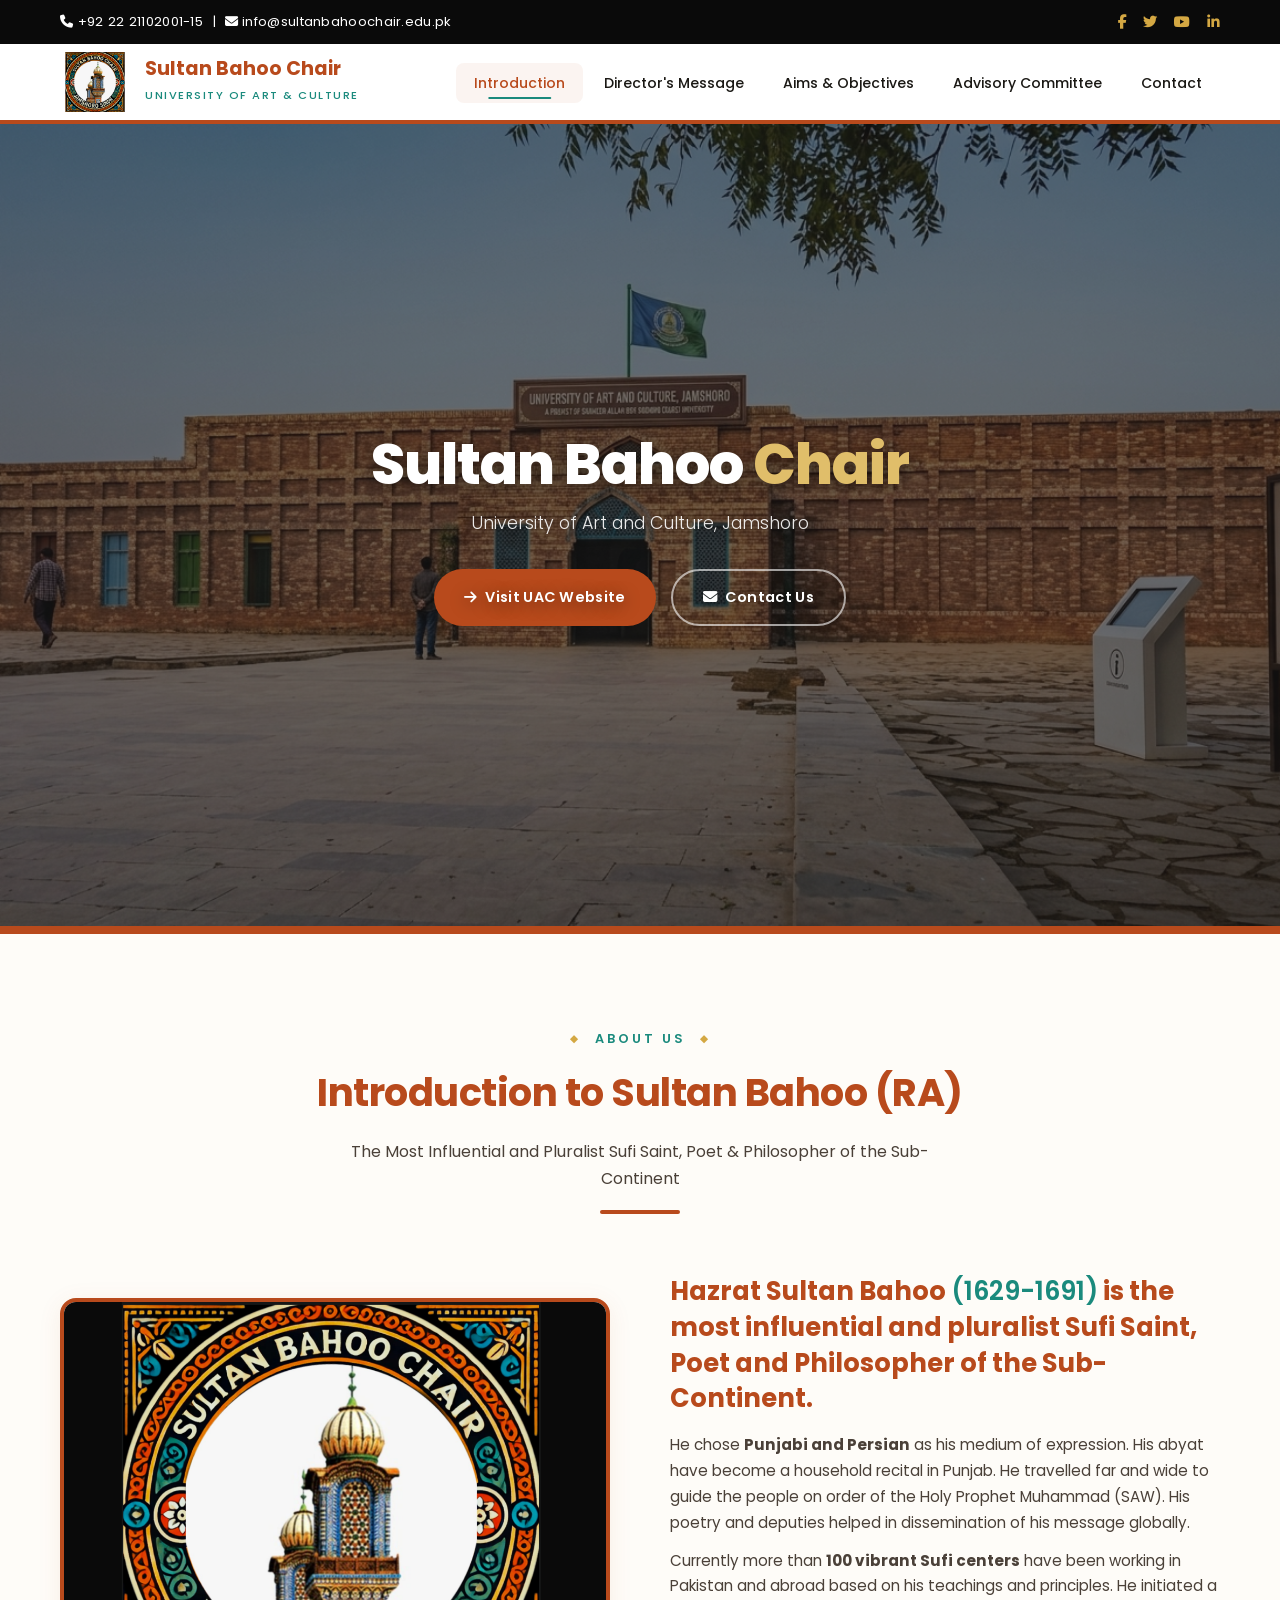
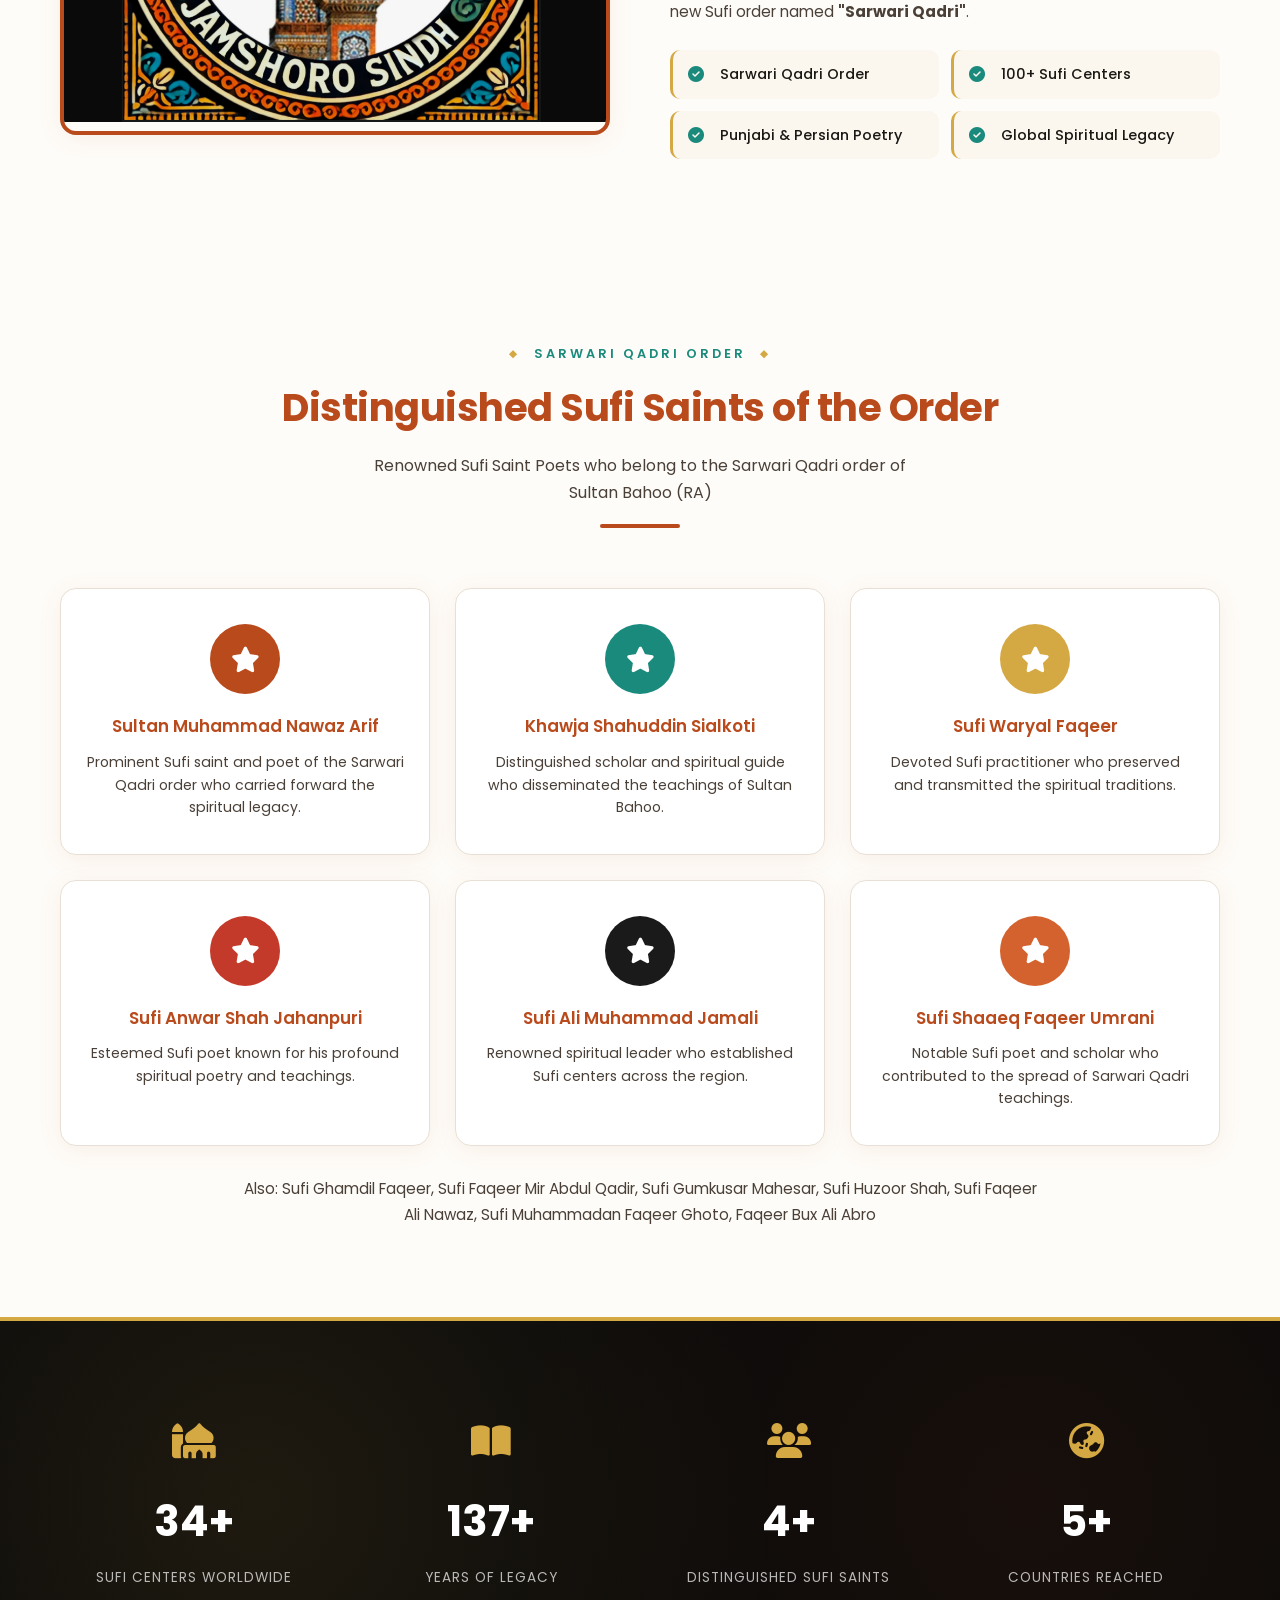
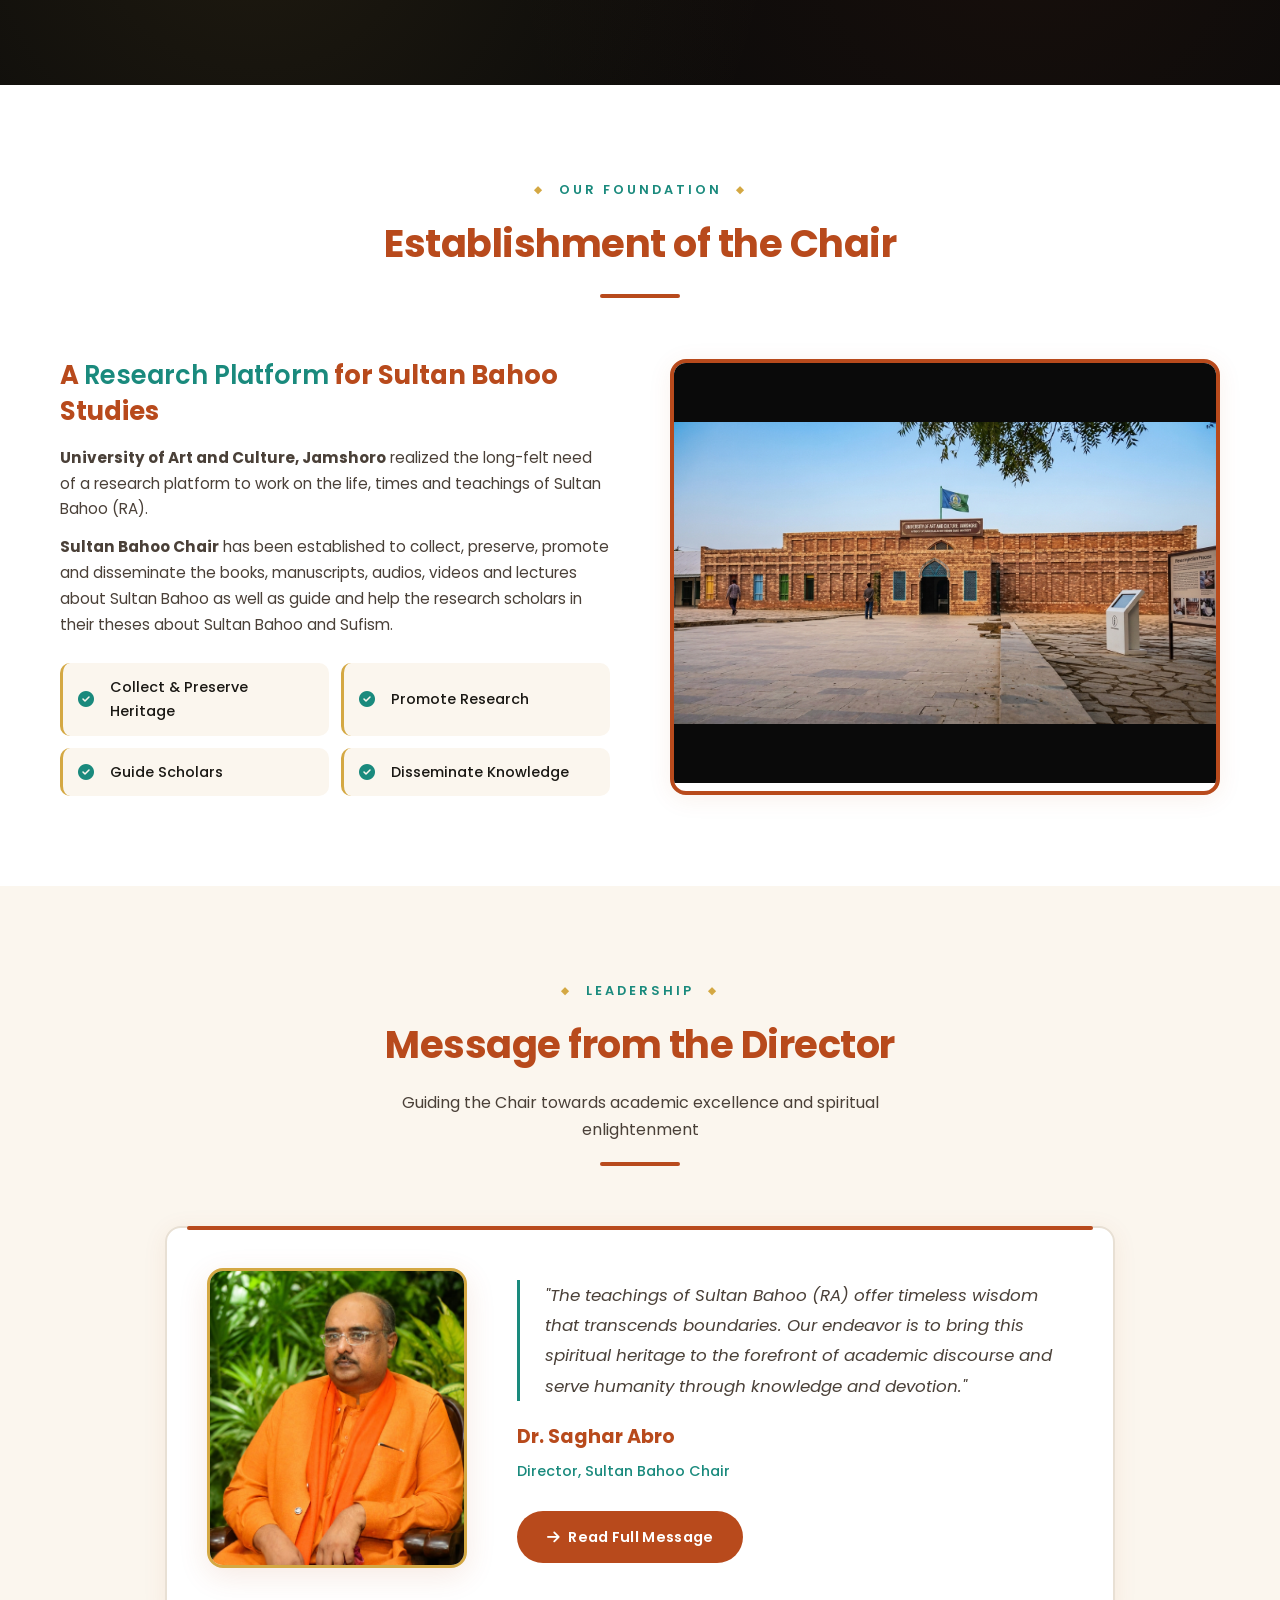
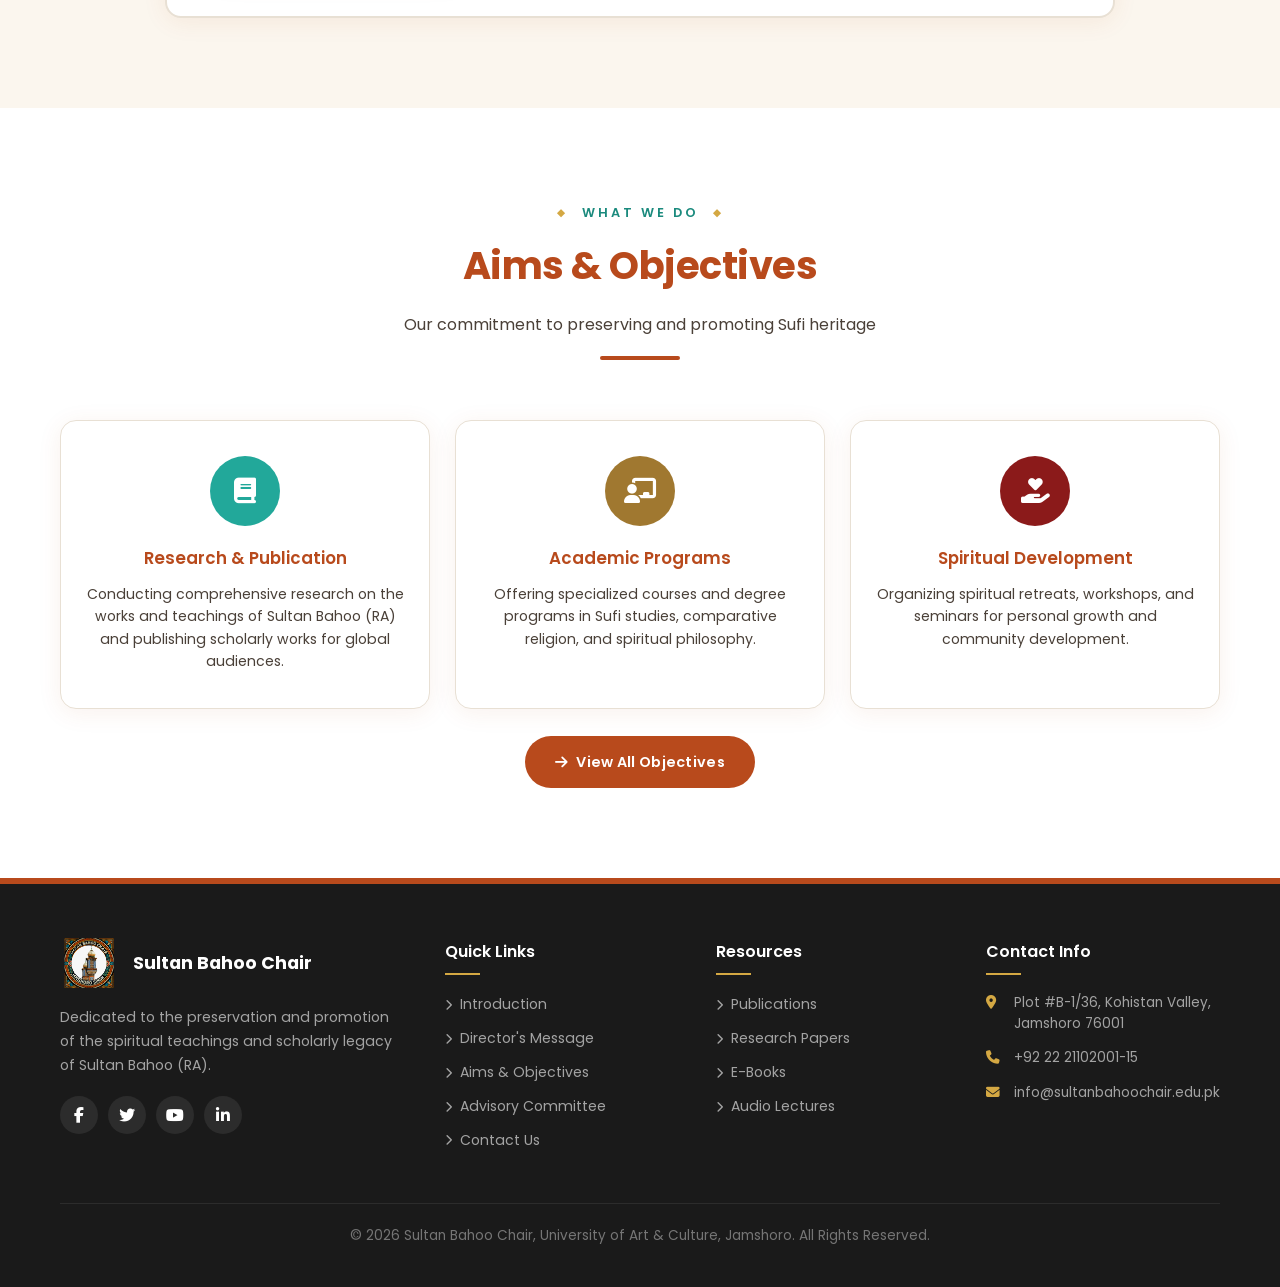
<file: index.html>
<!DOCTYPE html>
<html lang="en">
<head>
    <meta charset="UTF-8">
    <meta name="viewport" content="width=device-width, initial-scale=1.0, maximum-scale=5.0">
    <title>Sultan Bahoo Chair - Introduction</title>
    <link rel="preconnect" href="https://fonts.googleapis.com">
    <link href="https://fonts.googleapis.com/css2?family=Poppins:wght@300;400;500;600;700;800&display=swap" rel="stylesheet">
    <link rel="stylesheet" href="https://cdnjs.cloudflare.com/ajax/libs/font-awesome/6.5.0/css/all.min.css">
    <link rel="stylesheet" href="css/style.css?v=2">
</head>
<body>
    <!-- Loader -->
    <div class="loader">
        <div class="loader-spinner"></div>
        <div class="loader-text">Sultan Bahoo Chair</div>
    </div>

    <!-- Top Bar -->
    <div class="top-bar">
        <div class="container">
            <div>
                <i class="fas fa-phone"></i> +92 22 21102001-15 &nbsp;|&nbsp;
                <i class="fas fa-envelope"></i> info@sultanbahoochair.edu.pk
            </div>
            <div>
                <a href="#"><i class="fab fa-facebook-f"></i></a>
                <a href="#"><i class="fab fa-twitter"></i></a>
                <a href="#"><i class="fab fa-youtube"></i></a>
                <a href="#"><i class="fab fa-linkedin-in"></i></a>
            </div>
        </div>
    </div>

    <!-- Header -->
    <header class="header">
        <div class="container">
            <nav class="navbar">
                <a href="index.html" class="logo">
                    <img src="images/logo/logo.png" alt="Sultan Bahoo Chair Logo">
                    <div class="logo-text">
                        <h1>Sultan Bahoo Chair</h1>
                        <span>University of Art & Culture</span>
                    </div>
                </a>
                <ul class="nav-links">
                    <li><a href="index.html" class="active">Introduction</a></li>
                    <li><a href="director.html">Director's Message</a></li>
                    <li><a href="aims.html">Aims & Objectives</a></li>
                    <li><a href="advisory.html">Advisory Committee</a></li>
                    <li><a href="contact.html">Contact</a></li>
                </ul>
                <div class="hamburger">
                    <span></span>
                    <span></span>
                    <span></span>
                </div>
            </nav>
        </div>
    </header>

    <!-- Hero Section -->
    <section class="hero">
        <div class="hero-slider">
            <div class="hero-slide active" style="background-image: url('images/banner/Gemini_Generated_Image_wfmmpwwfmmpwwfmm.jpg');"></div>
            <div class="hero-slide" style="background-image: url('images/banner/Gemini_Generated_Image_wfmmpwwfmmpwwfmm.jpg');"></div>
            <div class="hero-slide" style="background-image: url('images/banner/Gemini_Generated_Image_wfmmpwwfmmpwwfmm.jpg');"></div>
        </div>
        <div class="hero-content">
            <h2>Sultan Bahoo <span>Chair</span></h2>
            <p>University of Art and Culture, Jamshoro</p>
            <div class="hero-buttons">
                <a href="https://www.uac.edu.pk" target="_blank" class="btn btn-primary"><i class="fas fa-arrow-right"></i> Visit UAC Website</a>
                <a href="contact.html" class="btn btn-outline"><i class="fas fa-envelope"></i> Contact Us</a>
            </div>
        </div>
    </section>

    <!-- About / Introduction Section -->
    <section class="section about-section">
        <div class="container">
            <div class="section-header animate-on-scroll">
                <span class="subtitle">About Us</span>
                <h2>Introduction to Sultan Bahoo (RA)</h2>
                <p>The Most Influential and Pluralist Sufi Saint, Poet & Philosopher of the Sub-Continent</p>
                <div class="divider"></div>
            </div>

            <div class="about-grid">
                <div class="about-image animate-left">
                    <img src="images/logo/logo.png" alt="Sultan Bahoo Chair Logo">
                </div>
                <div class="about-text animate-right">
                    <h3>Hazrat Sultan Bahoo <span class="highlight">(1629-1691)</span> is the most influential and pluralist Sufi Saint, Poet and Philosopher of the Sub-Continent.</h3>
                    <p>He chose <strong>Punjabi and Persian</strong> as his medium of expression. His abyat have become a household recital in Punjab. He travelled far and wide to guide the people on order of the Holy Prophet Muhammad (SAW). His poetry and deputies helped in dissemination of his message globally.</p>
                    <p>Currently more than <strong>100 vibrant Sufi centers</strong> have been working in Pakistan and abroad based on his teachings and principles. He initiated a new Sufi order named <strong>"Sarwari Qadri"</strong>.</p>
                    <div class="about-features">
                        <div class="about-feature">
                            <i class="fas fa-check-circle"></i>
                            <span>Sarwari Qadri Order</span>
                        </div>
                        <div class="about-feature">
                            <i class="fas fa-check-circle"></i>
                            <span>100+ Sufi Centers</span>
                        </div>
                        <div class="about-feature">
                            <i class="fas fa-check-circle"></i>
                            <span>Punjabi & Persian Poetry</span>
                        </div>
                        <div class="about-feature">
                            <i class="fas fa-check-circle"></i>
                            <span>Global Spiritual Legacy</span>
                        </div>
                    </div>
                </div>
            </div>
        </div>
    </section>

    <!-- Sufi Order Section -->
    <section class="section" style="background: var(--off-white);">
        <div class="container">
            <div class="section-header animate-on-scroll">
                <span class="subtitle">Sarwari Qadri Order</span>
                <h2>Distinguished Sufi Saints of the Order</h2>
                <p>Renowned Sufi Saint Poets who belong to the Sarwari Qadri order of Sultan Bahoo (RA)</p>
                <div class="divider"></div>
            </div>

            <div class="aims-grid">
                <div class="aim-card animate-on-scroll tilt-card">
                    <div class="icon icon-orange"><i class="fas fa-star"></i></div>
                    <h3>Sultan Muhammad Nawaz Arif</h3>
                    <p>Prominent Sufi saint and poet of the Sarwari Qadri order who carried forward the spiritual legacy.</p>
                </div>
                <div class="aim-card animate-on-scroll tilt-card">
                    <div class="icon icon-teal"><i class="fas fa-star"></i></div>
                    <h3>Khawja Shahuddin Sialkoti</h3>
                    <p>Distinguished scholar and spiritual guide who disseminated the teachings of Sultan Bahoo.</p>
                </div>
                <div class="aim-card animate-on-scroll tilt-card">
                    <div class="icon icon-gold"><i class="fas fa-star"></i></div>
                    <h3>Sufi Waryal Faqeer</h3>
                    <p>Devoted Sufi practitioner who preserved and transmitted the spiritual traditions.</p>
                </div>
                <div class="aim-card animate-on-scroll tilt-card">
                    <div class="icon icon-red"><i class="fas fa-star"></i></div>
                    <h3>Sufi Anwar Shah Jahanpuri</h3>
                    <p>Esteemed Sufi poet known for his profound spiritual poetry and teachings.</p>
                </div>
                <div class="aim-card animate-on-scroll tilt-card">
                    <div class="icon icon-black"><i class="fas fa-star"></i></div>
                    <h3>Sufi Ali Muhammad Jamali</h3>
                    <p>Renowned spiritual leader who established Sufi centers across the region.</p>
                </div>
                <div class="aim-card animate-on-scroll tilt-card">
                    <div class="icon icon-orange-dark"><i class="fas fa-star"></i></div>
                    <h3>Sufi Shaaeq Faqeer Umrani</h3>
                    <p>Notable Sufi poet and scholar who contributed to the spread of Sarwari Qadri teachings.</p>
                </div>
            </div>
            <div style="text-align: center; margin-top: 30px;" class="animate-on-scroll">
                <p style="color: var(--dark-gray); max-width: 800px; margin: 0 auto; font-size: 0.95rem;">Also: Sufi Ghamdil Faqeer, Sufi Faqeer Mir Abdul Qadir, Sufi Gumkusar Mahesar, Sufi Huzoor Shah, Sufi Faqeer Ali Nawaz, Sufi Muhammadan Faqeer Ghoto, Faqeer Bux Ali Abro</p>
            </div>
        </div>
    </section>

    <!-- Stats Section -->
    <section class="stats-section">
        <div class="container">
            <div class="stats-grid">
                <div class="stat-item animate-on-scroll">
                    <div class="icon"><i class="fas fa-mosque"></i></div>
                    <span class="number counter" data-target="100">0</span>
                    <span class="label">Sufi Centers Worldwide</span>
                </div>
                <div class="stat-item animate-on-scroll">
                    <div class="icon"><i class="fas fa-book-open"></i></div>
                    <span class="number counter" data-target="400">0</span>
                    <span class="label">Years of Legacy</span>
                </div>
                <div class="stat-item animate-on-scroll">
                    <div class="icon"><i class="fas fa-users"></i></div>
                    <span class="number counter" data-target="14">0</span>
                    <span class="label">Distinguished Sufi Saints</span>
                </div>
                <div class="stat-item animate-on-scroll">
                    <div class="icon"><i class="fas fa-globe-asia"></i></div>
                    <span class="number counter" data-target="15">0</span>
                    <span class="label">Countries Reached</span>
                </div>
            </div>
        </div>
    </section>

    <!-- Chair Establishment Section -->
    <section class="section">
        <div class="container">
            <div class="section-header animate-on-scroll">
                <span class="subtitle">Our Foundation</span>
                <h2>Establishment of the Chair</h2>
                <div class="divider"></div>
            </div>

            <div class="about-grid">
                <div class="about-text animate-left">
                    <h3>A <span class="highlight">Research Platform</span> for Sultan Bahoo Studies</h3>
                    <p><strong>University of Art and Culture, Jamshoro</strong> realized the long-felt need of a research platform to work on the life, times and teachings of Sultan Bahoo (RA).</p>
                    <p><strong>Sultan Bahoo Chair</strong> has been established to collect, preserve, promote and disseminate the books, manuscripts, audios, videos and lectures about Sultan Bahoo as well as guide and help the research scholars in their theses about Sultan Bahoo and Sufism.</p>
                    <div class="about-features">
                        <div class="about-feature">
                            <i class="fas fa-check-circle"></i>
                            <span>Collect & Preserve Heritage</span>
                        </div>
                        <div class="about-feature">
                            <i class="fas fa-check-circle"></i>
                            <span>Promote Research</span>
                        </div>
                        <div class="about-feature">
                            <i class="fas fa-check-circle"></i>
                            <span>Guide Scholars</span>
                        </div>
                        <div class="about-feature">
                            <i class="fas fa-check-circle"></i>
                            <span>Disseminate Knowledge</span>
                        </div>
                    </div>
                </div>
                <div class="about-image animate-right">
                    <img src="images/banner/Gemini_Generated_Image_wfmmpwwfmmpwwfmm.jpg" alt="University of Art and Culture">
                </div>
            </div>
        </div>
    </section>

    <!-- Director Preview -->
    <section class="section director-section">
        <div class="container">
            <div class="section-header animate-on-scroll">
                <span class="subtitle">Leadership</span>
                <h2>Message from the Director</h2>
                <p>Guiding the Chair towards academic excellence and spiritual enlightenment</p>
                <div class="divider"></div>
            </div>
            <div class="director-card animate-on-scroll">
                <div class="director-image">
                    <img src="images/team/Director.jpeg" alt="Dr. Saghar Abro">
                </div>
                <div>
                    <div class="director-quote">
                        "The teachings of Sultan Bahoo (RA) offer timeless wisdom that transcends boundaries. Our endeavor is to bring this spiritual heritage to the forefront of academic discourse and serve humanity through knowledge and devotion."
                    </div>
                    <div class="director-info">
                        <h3>Dr. Saghar Abro</h3>
                        <span>Director, Sultan Bahoo Chair</span>
                    </div>
                    <br>
                    <a href="director.html" class="btn btn-primary"><i class="fas fa-arrow-right"></i> Read Full Message</a>
                </div>
            </div>
        </div>
    </section>

    <!-- Quick Links: Aims -->
    <section class="section">
        <div class="container">
            <div class="section-header animate-on-scroll">
                <span class="subtitle">What We Do</span>
                <h2>Aims & Objectives</h2>
                <p>Our commitment to preserving and promoting Sufi heritage</p>
                <div class="divider"></div>
            </div>
            <div class="aims-grid">
                <div class="aim-card animate-on-scroll">
                    <div class="icon icon-teal-dark"><i class="fas fa-book"></i></div>
                    <h3>Research & Publication</h3>
                    <p>Conducting comprehensive research on the works and teachings of Sultan Bahoo (RA) and publishing scholarly works for global audiences.</p>
                </div>
                <div class="aim-card animate-on-scroll">
                    <div class="icon icon-gold-dark"><i class="fas fa-chalkboard-teacher"></i></div>
                    <h3>Academic Programs</h3>
                    <p>Offering specialized courses and degree programs in Sufi studies, comparative religion, and spiritual philosophy.</p>
                </div>
                <div class="aim-card animate-on-scroll">
                    <div class="icon icon-red-dark"><i class="fas fa-hand-holding-heart"></i></div>
                    <h3>Spiritual Development</h3>
                    <p>Organizing spiritual retreats, workshops, and seminars for personal growth and community development.</p>
                </div>
            </div>
            <br>
            <div style="text-align: center;">
                <a href="aims.html" class="btn btn-primary"><i class="fas fa-arrow-right"></i> View All Objectives</a>
            </div>
        </div>
    </section>

    <!-- Footer -->
    <footer class="footer">
        <div class="container">
            <div class="footer-grid">
                <div class="footer-about">
                    <div class="logo">
                        <img src="images/logo/logo.png" alt="Logo" style="height:50px" onerror="this.style.display='none'">
                        <div class="logo-text">
                            <h1 style="color:#fff; font-size:1.1rem;">Sultan Bahoo Chair</h1>
                        </div>
                    </div>
                    <p>Dedicated to the preservation and promotion of the spiritual teachings and scholarly legacy of Sultan Bahoo (RA).</p>
                    <div class="footer-social">
                        <a href="#"><i class="fab fa-facebook-f"></i></a>
                        <a href="#"><i class="fab fa-twitter"></i></a>
                        <a href="#"><i class="fab fa-youtube"></i></a>
                        <a href="#"><i class="fab fa-linkedin-in"></i></a>
                    </div>
                </div>
                <div>
                    <h4>Quick Links</h4>
                    <ul class="footer-links">
                        <li><a href="index.html"><i class="fas fa-chevron-right"></i> Introduction</a></li>
                        <li><a href="director.html"><i class="fas fa-chevron-right"></i> Director's Message</a></li>
                        <li><a href="aims.html"><i class="fas fa-chevron-right"></i> Aims & Objectives</a></li>
                        <li><a href="advisory.html"><i class="fas fa-chevron-right"></i> Advisory Committee</a></li>
                        <li><a href="contact.html"><i class="fas fa-chevron-right"></i> Contact Us</a></li>
                    </ul>
                </div>
                <div>
                    <h4>Resources</h4>
                    <ul class="footer-links">
                        <li><a href="#"><i class="fas fa-chevron-right"></i> Publications</a></li>
                        <li><a href="#"><i class="fas fa-chevron-right"></i> Research Papers</a></li>
                        <li><a href="#"><i class="fas fa-chevron-right"></i> E-Books</a></li>
                        <li><a href="#"><i class="fas fa-chevron-right"></i> Audio Lectures</a></li>
                    </ul>
                </div>
                <div>
                    <h4>Contact Info</h4>
                    <ul class="footer-contact">
                        <li><i class="fas fa-map-marker-alt"></i> Plot #B-1/36, Kohistan Valley, Jamshoro 76001</li>
                        <li><i class="fas fa-phone"></i> +92 22 21102001-15</li>
                        <li><i class="fas fa-envelope"></i> info@sultanbahoochair.edu.pk</li>
                    </ul>
                </div>
            </div>
            <div class="footer-bottom">
                <p>&copy; 2026 Sultan Bahoo Chair, University of Art & Culture, Jamshoro. All Rights Reserved.</p>
            </div>
        </div>
    </footer>

    <!-- Back to Top -->
    <div class="back-to-top"><i class="fas fa-chevron-up"></i></div>

    <script src="js/main.js"></script>
</body>
</html>
</file>
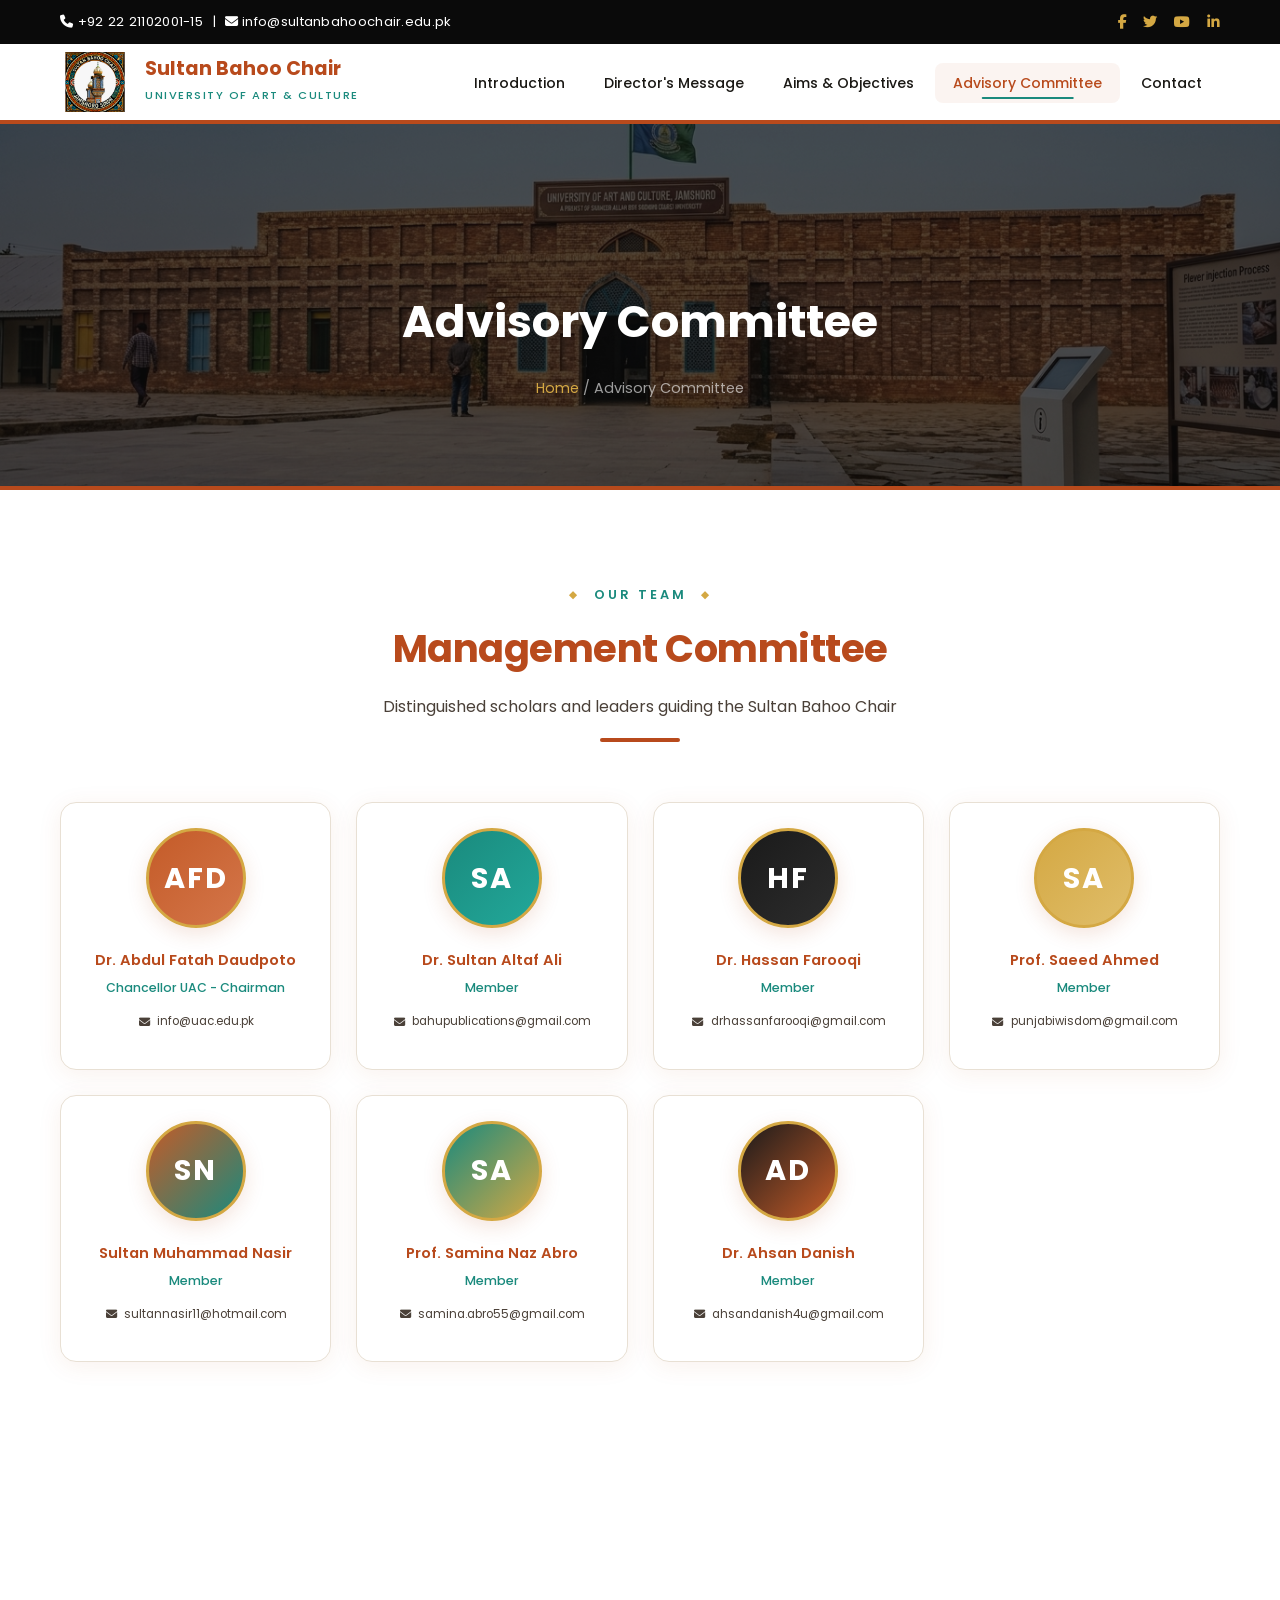
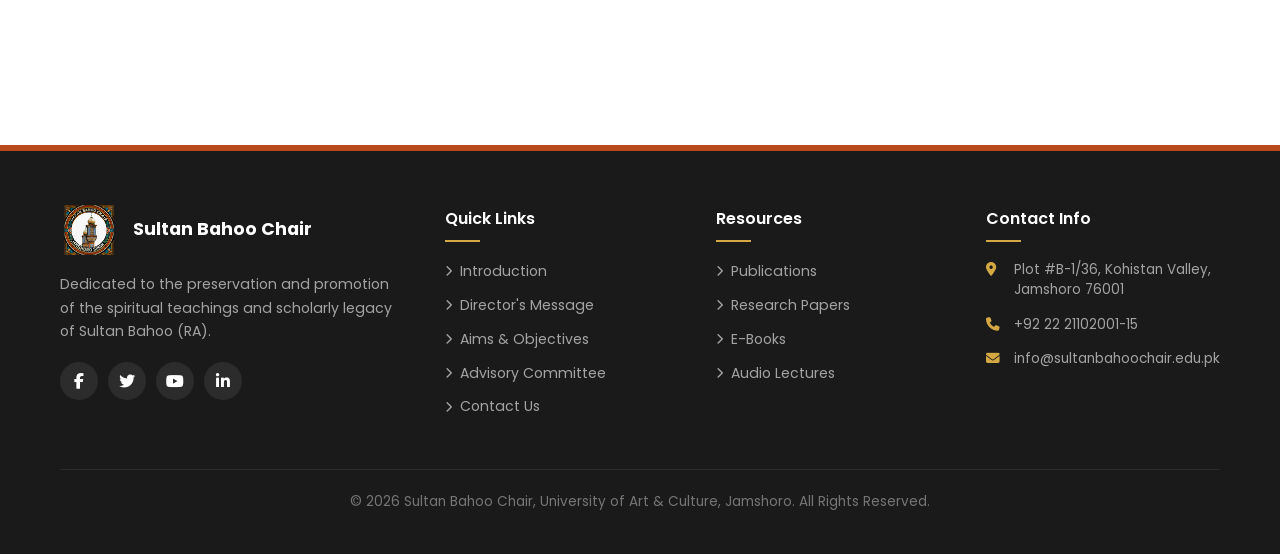
<file: advisory.html>
<!DOCTYPE html>
<html lang="en">
<head>
    <meta charset="UTF-8">
    <meta name="viewport" content="width=device-width, initial-scale=1.0, maximum-scale=5.0">
    <title>Sultan Bahoo Chair - Advisory Committee</title>
    <link rel="preconnect" href="https://fonts.googleapis.com">
    <link href="https://fonts.googleapis.com/css2?family=Poppins:wght@300;400;500;600;700;800&display=swap" rel="stylesheet">
    <link rel="stylesheet" href="https://cdnjs.cloudflare.com/ajax/libs/font-awesome/6.5.0/css/all.min.css">
    <link rel="stylesheet" href="css/style.css?v=2">
</head>
<body>
    <div class="loader">
        <div class="loader-spinner"></div>
        <div class="loader-text">Sultan Bahoo Chair</div>
    </div>

    <div class="top-bar">
        <div class="container">
            <div>                <i class="fas fa-phone"></i> +92 22 21102001-15 &nbsp;|&nbsp;
                <i class="fas fa-envelope"></i> info@sultanbahoochair.edu.pk</div>
            <div>
                <a href="#"><i class="fab fa-facebook-f"></i></a>
                <a href="#"><i class="fab fa-twitter"></i></a>
                <a href="#"><i class="fab fa-youtube"></i></a>
                <a href="#"><i class="fab fa-linkedin-in"></i></a>
            </div>
        </div>
    </div>

    <header class="header">
        <div class="container">
            <nav class="navbar">
                <a href="index.html" class="logo">
                    <img src="images/logo/logo.png" alt="Logo">
                    <div class="logo-text"><h1>Sultan Bahoo Chair</h1><span>University of Art & Culture</span></div>
                </a>
                <ul class="nav-links">
                    <li><a href="index.html">Introduction</a></li>
                    <li><a href="director.html">Director's Message</a></li>
                    <li><a href="aims.html">Aims & Objectives</a></li>
                    <li><a href="advisory.html" class="active">Advisory Committee</a></li>
                    <li><a href="contact.html">Contact</a></li>
                </ul>
                <div class="hamburger"><span></span><span></span><span></span></div>
            </nav>
        </div>
    </header>

    <section class="page-banner">
        <div class="container">
            <h1>Advisory Committee</h1>
            <div class="breadcrumb"><a href="index.html">Home</a> / Advisory Committee</div>
        </div>
    </section>

    <section class="section">
        <div class="container">
            <div class="section-header animate-on-scroll">
                <span class="subtitle">Our Team</span>
                <h2>Management Committee</h2>
                <p>Distinguished scholars and leaders guiding the Sultan Bahoo Chair</p>
                <div class="divider"></div>
            </div>

            <div class="advisory-grid">
                <!-- Chairman -->
                <div class="member-card animate-on-scroll">
                    <div class="avatar-circle" style="background: linear-gradient(135deg, #c45b28, #d4764a);">
                        <span>AFD</span>
                    </div>
                    <div class="info">
                        <h3>Dr. Abdul Fatah Daudpoto</h3>
                        <span>Chancellor UAC - Chairman</span>
                        <a href="mailto:info@uac.edu.pk" class="email-link"><i class="fas fa-envelope"></i> info@uac.edu.pk</a>
                    </div>
                </div>

                <!-- Dr. Sultan Altaf Ali -->
                <div class="member-card animate-on-scroll">
                    <div class="avatar-circle" style="background: linear-gradient(135deg, #1a8a7d, #22a89a);">
                        <span>SA</span>
                    </div>
                    <div class="info">
                        <h3>Dr. Sultan Altaf Ali</h3>
                        <span>Member</span>
                        <a href="mailto:bahupublications@gmail.com" class="email-link"><i class="fas fa-envelope"></i> bahupublications@gmail.com</a>
                    </div>
                </div>

                <!-- Dr. Hassan Farooqi -->
                <div class="member-card animate-on-scroll">
                    <div class="avatar-circle" style="background: linear-gradient(135deg, #1a1a1a, #2d2d2d);">
                        <span>HF</span>
                    </div>
                    <div class="info">
                        <h3>Dr. Hassan Farooqi</h3>
                        <span>Member</span>
                        <a href="mailto:drhassanfarooqi@gmail.com" class="email-link"><i class="fas fa-envelope"></i> drhassanfarooqi@gmail.com</a>
                    </div>
                </div>

                <!-- Prof. Saeed Ahmed -->
                <div class="member-card animate-on-scroll">
                    <div class="avatar-circle" style="background: linear-gradient(135deg, #d4a843, #e0be6a);">
                        <span>SA</span>
                    </div>
                    <div class="info">
                        <h3>Prof. Saeed Ahmed</h3>
                        <span>Member</span>
                        <a href="mailto:punjabiwisdom@gmail.com" class="email-link"><i class="fas fa-envelope"></i> punjabiwisdom@gmail.com</a>
                    </div>
                </div>

                <!-- Sultan Muhammad Nasir -->
                <div class="member-card animate-on-scroll">
                    <div class="avatar-circle" style="background: linear-gradient(135deg, #c45b28, #1a8a7d);">
                        <span>SN</span>
                    </div>
                    <div class="info">
                        <h3>Sultan Muhammad Nasir</h3>
                        <span>Member</span>
                        <a href="mailto:sultannasir11@hotmail.com" class="email-link"><i class="fas fa-envelope"></i> sultannasir11@hotmail.com</a>
                    </div>
                </div>

                <!-- Prof. Samina Naz Abro -->
                <div class="member-card animate-on-scroll">
                    <div class="avatar-circle" style="background: linear-gradient(135deg, #1a8a7d, #d4a843);">
                        <span>SA</span>
                    </div>
                    <div class="info">
                        <h3>Prof. Samina Naz Abro</h3>
                        <span>Member</span>
                        <a href="mailto:samina.abro55@gmail.com" class="email-link"><i class="fas fa-envelope"></i> samina.abro55@gmail.com</a>
                    </div>
                </div>

                <!-- Dr. Ahsan Danish -->
                <div class="member-card animate-on-scroll">
                    <div class="avatar-circle" style="background: linear-gradient(135deg, #1a1a1a, #c45b28);">
                        <span>AD</span>
                    </div>
                    <div class="info">
                        <h3>Dr. Ahsan Danish</h3>
                        <span>Member</span>
                        <a href="mailto:ahsandanish4u@gmail.com" class="email-link"><i class="fas fa-envelope"></i> ahsandanish4u@gmail.com</a>
                    </div>
                </div>

                <!-- Dr. Rafiq Wassan -->
                <div class="member-card animate-on-scroll">
                    <div class="avatar-circle" style="background: linear-gradient(135deg, #d4a843, #c45b28);">
                        <span>RW</span>
                    </div>
                    <div class="info">
                        <h3>Dr. Rafiq Wassan</h3>
                        <span>Member</span>
                        <a href="mailto:rafiq_anthro@hotmail.com" class="email-link"><i class="fas fa-envelope"></i> rafiq_anthro@hotmail.com</a>
                    </div>
                </div>

                <!-- Dr. Irfan Ahmed Shaikh -->
                <div class="member-card animate-on-scroll">
                    <div class="avatar-circle" style="background: linear-gradient(135deg, #1a8a7d, #1a1a1a);">
                        <span>IS</span>
                    </div>
                    <div class="info">
                        <h3>Dr. Irfan Ahmed Shaikh</h3>
                        <span>Member</span>
                        <a href="mailto:irfan.shaikh@usindh.edu.pk" class="email-link"><i class="fas fa-envelope"></i> irfan.shaikh@usindh.edu.pk</a>
                    </div>
                </div>

                <!-- Dr. Imran Ali Sandano -->
                <div class="member-card animate-on-scroll">
                    <div class="avatar-circle" style="background: linear-gradient(135deg, #c45b28, #d4a843);">
                        <span>IS</span>
                    </div>
                    <div class="info">
                        <h3>Dr. Imran Ali Sandano</h3>
                        <span>Member</span>
                        <a href="mailto:imran110@gmail.com" class="email-link"><i class="fas fa-envelope"></i> imran110@gmail.com</a>
                    </div>
                </div>
            </div>
        </div>
    </section>

    <footer class="footer">
        <div class="container">
            <div class="footer-grid">
                <div class="footer-about">
                    <div class="logo">
                        <img src="images/logo/logo.png" alt="Logo" style="height:50px" onerror="this.style.display='none'">
                        <div class="logo-text"><h1 style="color:#fff; font-size:1.1rem;">Sultan Bahoo Chair</h1></div>
                    </div>
                    <p>Dedicated to the preservation and promotion of the spiritual teachings and scholarly legacy of Sultan Bahoo (RA).</p>
                    <div class="footer-social">
                        <a href="#"><i class="fab fa-facebook-f"></i></a>
                        <a href="#"><i class="fab fa-twitter"></i></a>
                        <a href="#"><i class="fab fa-youtube"></i></a>
                        <a href="#"><i class="fab fa-linkedin-in"></i></a>
                    </div>
                </div>
                <div>
                    <h4>Quick Links</h4>
                    <ul class="footer-links">
                        <li><a href="index.html"><i class="fas fa-chevron-right"></i> Introduction</a></li>
                        <li><a href="director.html"><i class="fas fa-chevron-right"></i> Director's Message</a></li>
                        <li><a href="aims.html"><i class="fas fa-chevron-right"></i> Aims & Objectives</a></li>
                        <li><a href="advisory.html"><i class="fas fa-chevron-right"></i> Advisory Committee</a></li>
                        <li><a href="contact.html"><i class="fas fa-chevron-right"></i> Contact Us</a></li>
                    </ul>
                </div>
                <div>
                    <h4>Resources</h4>
                    <ul class="footer-links">
                        <li><a href="#"><i class="fas fa-chevron-right"></i> Publications</a></li>
                        <li><a href="#"><i class="fas fa-chevron-right"></i> Research Papers</a></li>
                        <li><a href="#"><i class="fas fa-chevron-right"></i> E-Books</a></li>
                        <li><a href="#"><i class="fas fa-chevron-right"></i> Audio Lectures</a></li>
                    </ul>
                </div>
                <div>
                    <h4>Contact Info</h4>
                    <ul class="footer-contact">
                        <li><i class="fas fa-map-marker-alt"></i> Plot #B-1/36, Kohistan Valley, Jamshoro 76001</li>
                        <li><i class="fas fa-phone"></i> +92 22 21102001-15</li>
                        <li><i class="fas fa-envelope"></i> info@sultanbahoochair.edu.pk</li>
                    </ul>
                </div>
            </div>
            <div class="footer-bottom"><p>&copy; 2026 Sultan Bahoo Chair, University of Art & Culture, Jamshoro. All Rights Reserved.</p></div>
        </div>
    </footer>

    <div class="back-to-top"><i class="fas fa-chevron-up"></i></div>
    <script src="js/main.js"></script>
</body>
</html>
</file>
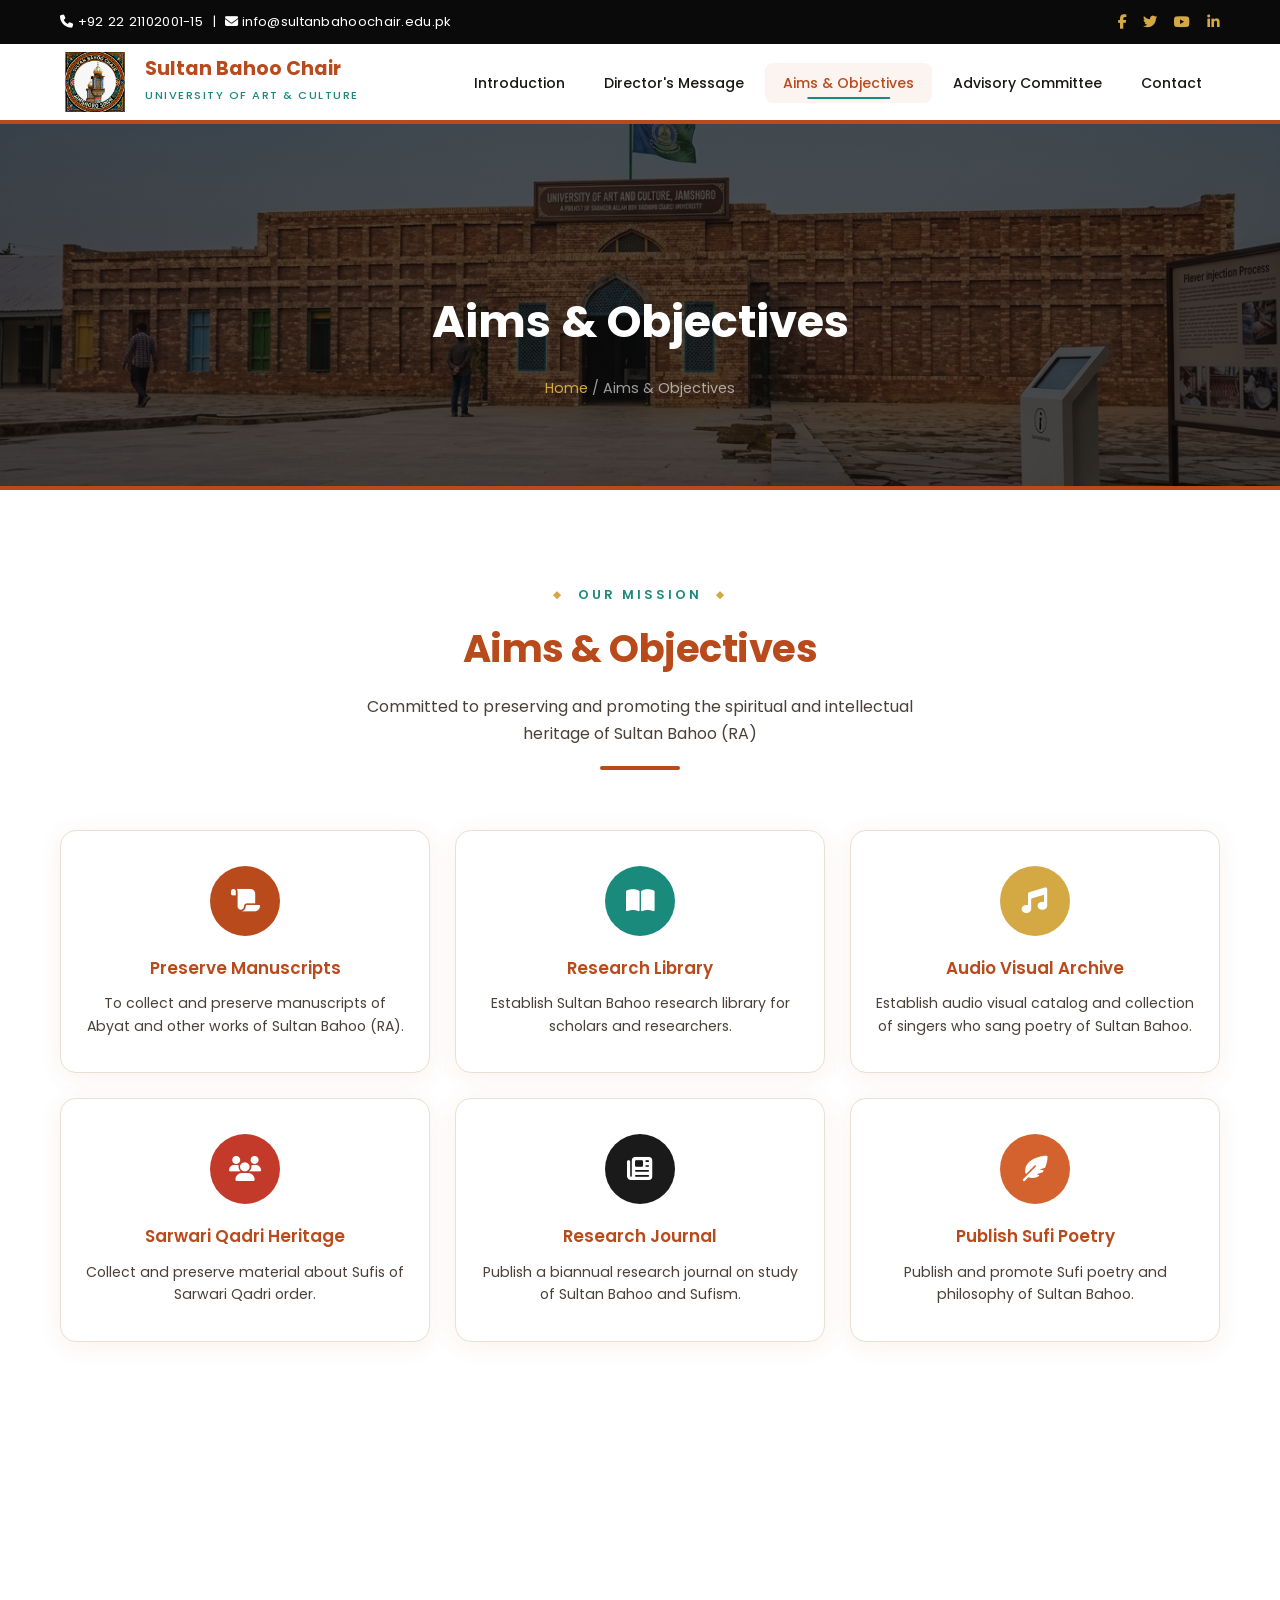
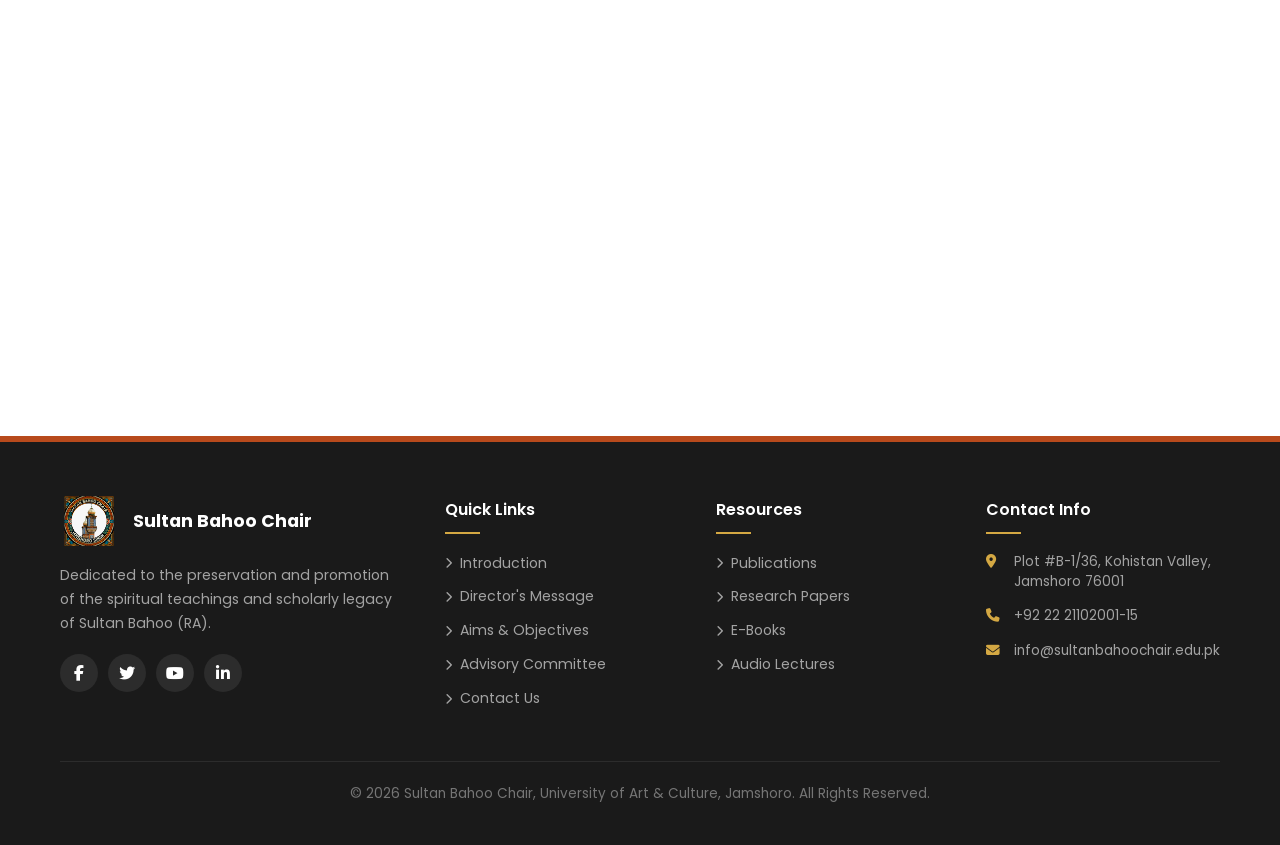
<file: aims.html>
<!DOCTYPE html>
<html lang="en">
<head>
    <meta charset="UTF-8">
    <meta name="viewport" content="width=device-width, initial-scale=1.0, maximum-scale=5.0">
    <title>Sultan Bahoo Chair - Aims & Objectives</title>
    <link rel="preconnect" href="https://fonts.googleapis.com">
    <link href="https://fonts.googleapis.com/css2?family=Poppins:wght@300;400;500;600;700;800&display=swap" rel="stylesheet">
    <link rel="stylesheet" href="https://cdnjs.cloudflare.com/ajax/libs/font-awesome/6.5.0/css/all.min.css">
    <link rel="stylesheet" href="css/style.css?v=2">
</head>
<body>
    <div class="loader">
        <div class="loader-spinner"></div>
        <div class="loader-text">Sultan Bahoo Chair</div>
    </div>

    <div class="top-bar">
        <div class="container">
            <div>                <i class="fas fa-phone"></i> +92 22 21102001-15 &nbsp;|&nbsp;
                <i class="fas fa-envelope"></i> info@sultanbahoochair.edu.pk</div>
            <div>
                <a href="#"><i class="fab fa-facebook-f"></i></a>
                <a href="#"><i class="fab fa-twitter"></i></a>
                <a href="#"><i class="fab fa-youtube"></i></a>
                <a href="#"><i class="fab fa-linkedin-in"></i></a>
            </div>
        </div>
    </div>

    <header class="header">
        <div class="container">
            <nav class="navbar">
                <a href="index.html" class="logo">
                    <img src="images/logo/logo.png" alt="Logo">
                    <div class="logo-text"><h1>Sultan Bahoo Chair</h1><span>University of Art & Culture</span></div>
                </a>
                <ul class="nav-links">
                    <li><a href="index.html">Introduction</a></li>
                    <li><a href="director.html">Director's Message</a></li>
                    <li><a href="aims.html" class="active">Aims & Objectives</a></li>
                    <li><a href="advisory.html">Advisory Committee</a></li>
                    <li><a href="contact.html">Contact</a></li>
                </ul>
                <div class="hamburger"><span></span><span></span><span></span></div>
            </nav>
        </div>
    </header>

    <section class="page-banner">
        <div class="container">
            <h1>Aims & Objectives</h1>
            <div class="breadcrumb"><a href="index.html">Home</a> / Aims & Objectives</div>
        </div>
    </section>

    <section class="section">
        <div class="container">
            <div class="section-header animate-on-scroll">
                <span class="subtitle">Our Mission</span>
                <h2>Aims & Objectives</h2>
                <p>Committed to preserving and promoting the spiritual and intellectual heritage of Sultan Bahoo (RA)</p>
                <div class="divider"></div>
            </div>

            <div class="aims-grid">
                <div class="aim-card animate-on-scroll tilt-card">
                    <div class="icon icon-orange"><i class="fas fa-scroll"></i></div>
                    <h3>Preserve Manuscripts</h3>
                    <p>To collect and preserve manuscripts of Abyat and other works of Sultan Bahoo (RA).</p>
                </div>
                <div class="aim-card animate-on-scroll tilt-card">
                    <div class="icon icon-teal"><i class="fas fa-book-open"></i></div>
                    <h3>Research Library</h3>
                    <p>Establish Sultan Bahoo research library for scholars and researchers.</p>
                </div>
                <div class="aim-card animate-on-scroll tilt-card">
                    <div class="icon icon-gold"><i class="fas fa-music"></i></div>
                    <h3>Audio Visual Archive</h3>
                    <p>Establish audio visual catalog and collection of singers who sang poetry of Sultan Bahoo.</p>
                </div>
                <div class="aim-card animate-on-scroll tilt-card">
                    <div class="icon icon-red"><i class="fas fa-users"></i></div>
                    <h3>Sarwari Qadri Heritage</h3>
                    <p>Collect and preserve material about Sufis of Sarwari Qadri order.</p>
                </div>
                <div class="aim-card animate-on-scroll tilt-card">
                    <div class="icon icon-black"><i class="fas fa-newspaper"></i></div>
                    <h3>Research Journal</h3>
                    <p>Publish a biannual research journal on study of Sultan Bahoo and Sufism.</p>
                </div>
                <div class="aim-card animate-on-scroll tilt-card">
                    <div class="icon icon-orange-dark"><i class="fas fa-feather-alt"></i></div>
                    <h3>Publish Sufi Poetry</h3>
                    <p>Publish and promote Sufi poetry and philosophy of Sultan Bahoo.</p>
                </div>
                <div class="aim-card animate-on-scroll tilt-card">
                    <div class="icon icon-teal-dark"><i class="fas fa-user-graduate"></i></div>
                    <h3>Supervise Research</h3>
                    <p>Supervise and assist research scholars of M.Phil and Ph.D.</p>
                </div>
                <div class="aim-card animate-on-scroll tilt-card">
                    <div class="icon icon-gold-dark"><i class="fas fa-calendar-alt"></i></div>
                    <h3>Conferences & Seminars</h3>
                    <p>Hold conferences, seminars, symposia, lectures and talks about Sultan Bahoo.</p>
                </div>
                <div class="aim-card animate-on-scroll tilt-card">
                    <div class="icon icon-cream"><i class="fas fa-handshake"></i></div>
                    <h3>Academic Collaboration</h3>
                    <p>Link and co-operate with similar chairs and research centers working in other universities of Pakistan and abroad.</p>
                </div>
                <div class="aim-card animate-on-scroll tilt-card">
                    <div class="icon icon-red-dark"><i class="fas fa-star"></i></div>
                    <h3>Jashan-e-Bahoo</h3>
                    <p>Hold an annual Jashan-e-Bahoo to celebrate the spiritual legacy of Sultan Bahoo.</p>
                </div>
                <div class="aim-card animate-on-scroll tilt-card">
                    <div class="icon icon-brown"><i class="fas fa-bullhorn"></i></div>
                    <h3>Extension Lectures</h3>
                    <p>Arrange extension lectures on Sufism and Sultan Bahoo in rural and urban areas to neutralize extremism prevalent in Pakistani society.</p>
                </div>
            </div>
        </div>
    </section>

    <footer class="footer">
        <div class="container">
            <div class="footer-grid">
                <div class="footer-about">
                    <div class="logo">
                        <img src="images/logo/logo.png" alt="Logo" style="height:50px" onerror="this.style.display='none'">
                        <div class="logo-text"><h1 style="color:#fff; font-size:1.1rem;">Sultan Bahoo Chair</h1></div>
                    </div>
                    <p>Dedicated to the preservation and promotion of the spiritual teachings and scholarly legacy of Sultan Bahoo (RA).</p>
                    <div class="footer-social">
                        <a href="#"><i class="fab fa-facebook-f"></i></a>
                        <a href="#"><i class="fab fa-twitter"></i></a>
                        <a href="#"><i class="fab fa-youtube"></i></a>
                        <a href="#"><i class="fab fa-linkedin-in"></i></a>
                    </div>
                </div>
                <div>
                    <h4>Quick Links</h4>
                    <ul class="footer-links">
                        <li><a href="index.html"><i class="fas fa-chevron-right"></i> Introduction</a></li>
                        <li><a href="director.html"><i class="fas fa-chevron-right"></i> Director's Message</a></li>
                        <li><a href="aims.html"><i class="fas fa-chevron-right"></i> Aims & Objectives</a></li>
                        <li><a href="advisory.html"><i class="fas fa-chevron-right"></i> Advisory Committee</a></li>
                        <li><a href="contact.html"><i class="fas fa-chevron-right"></i> Contact Us</a></li>
                    </ul>
                </div>
                <div>
                    <h4>Resources</h4>
                    <ul class="footer-links">
                        <li><a href="#"><i class="fas fa-chevron-right"></i> Publications</a></li>
                        <li><a href="#"><i class="fas fa-chevron-right"></i> Research Papers</a></li>
                        <li><a href="#"><i class="fas fa-chevron-right"></i> E-Books</a></li>
                        <li><a href="#"><i class="fas fa-chevron-right"></i> Audio Lectures</a></li>
                    </ul>
                </div>
                <div>
                    <h4>Contact Info</h4>
                    <ul class="footer-contact">
                        <li><i class="fas fa-map-marker-alt"></i> Plot #B-1/36, Kohistan Valley, Jamshoro 76001</li>
                        <li><i class="fas fa-phone"></i> +92 22 21102001-15</li>
                        <li><i class="fas fa-envelope"></i> info@sultanbahoochair.edu.pk</li>
                    </ul>
                </div>
            </div>
            <div class="footer-bottom"><p>&copy; 2026 Sultan Bahoo Chair, University of Art & Culture, Jamshoro. All Rights Reserved.</p></div>
        </div>
    </footer>

    <div class="back-to-top"><i class="fas fa-chevron-up"></i></div>
    <script src="js/main.js"></script>
</body>
</html>
</file>
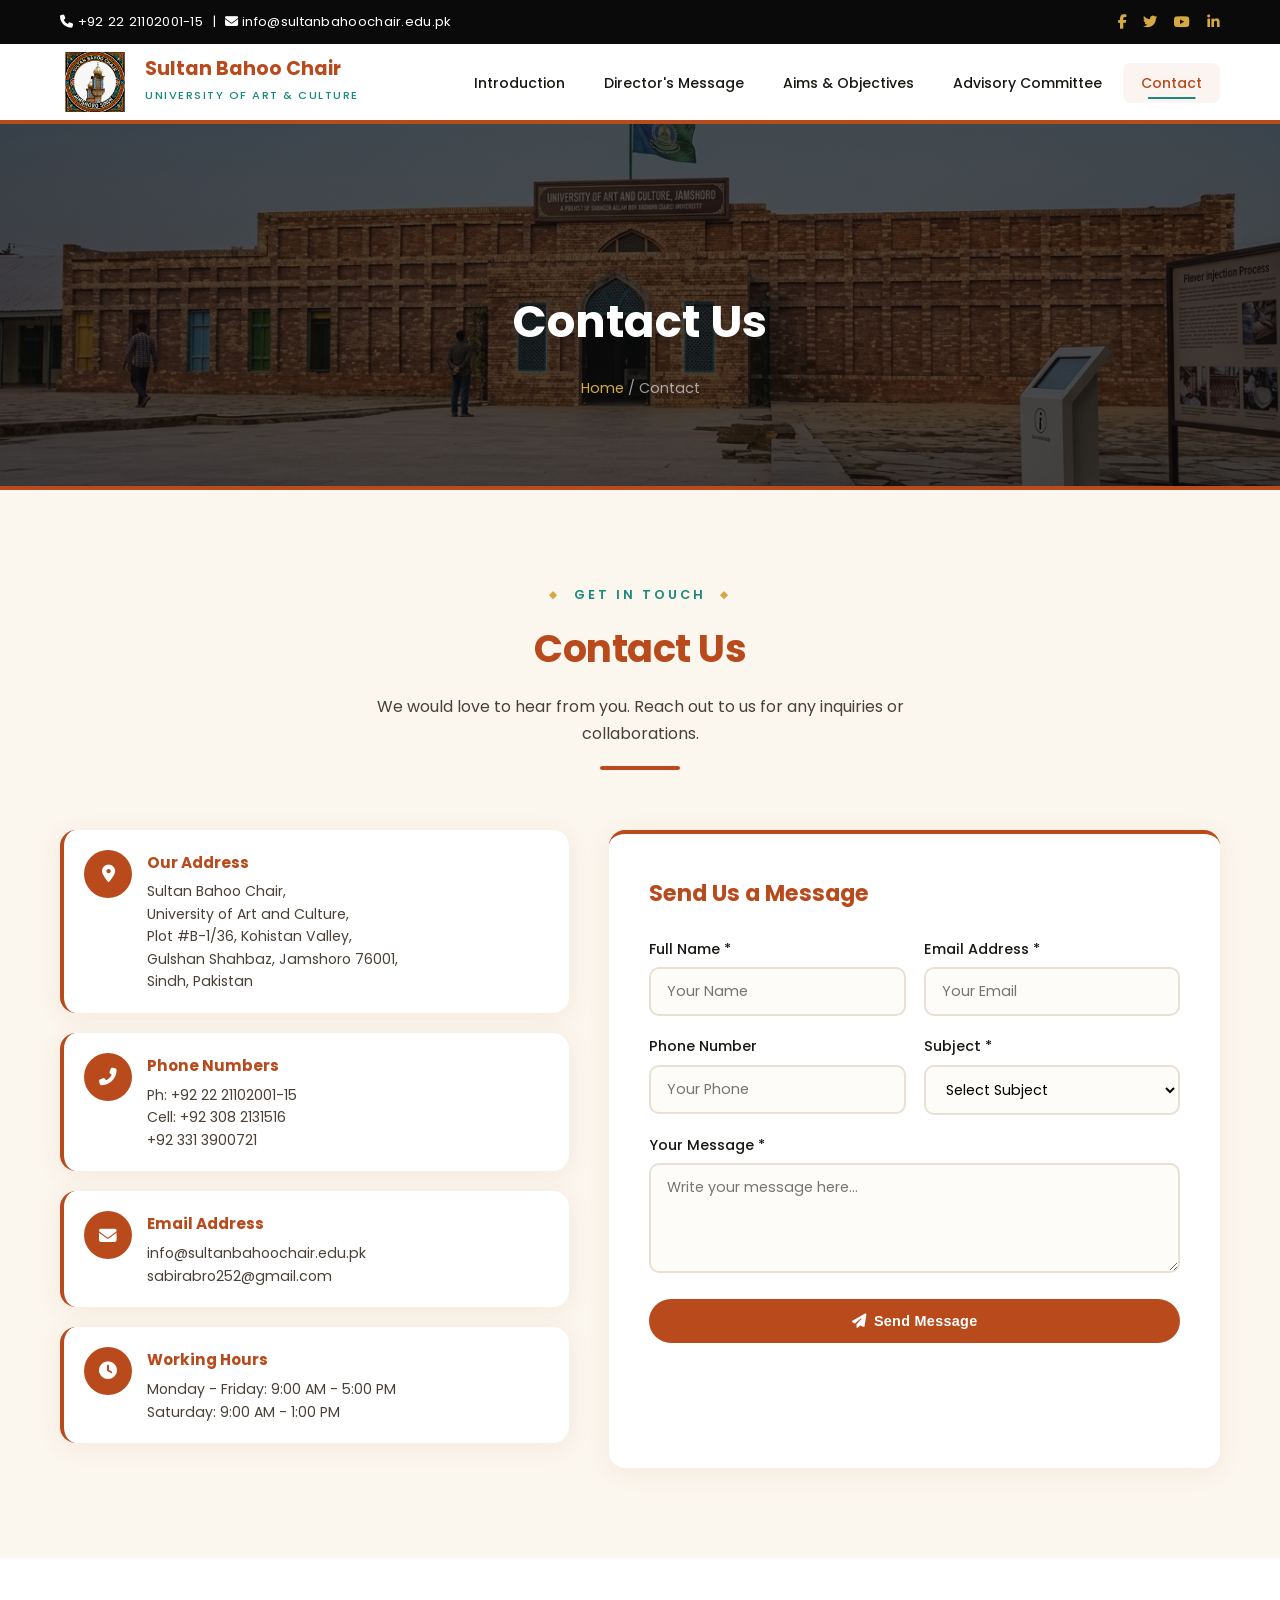
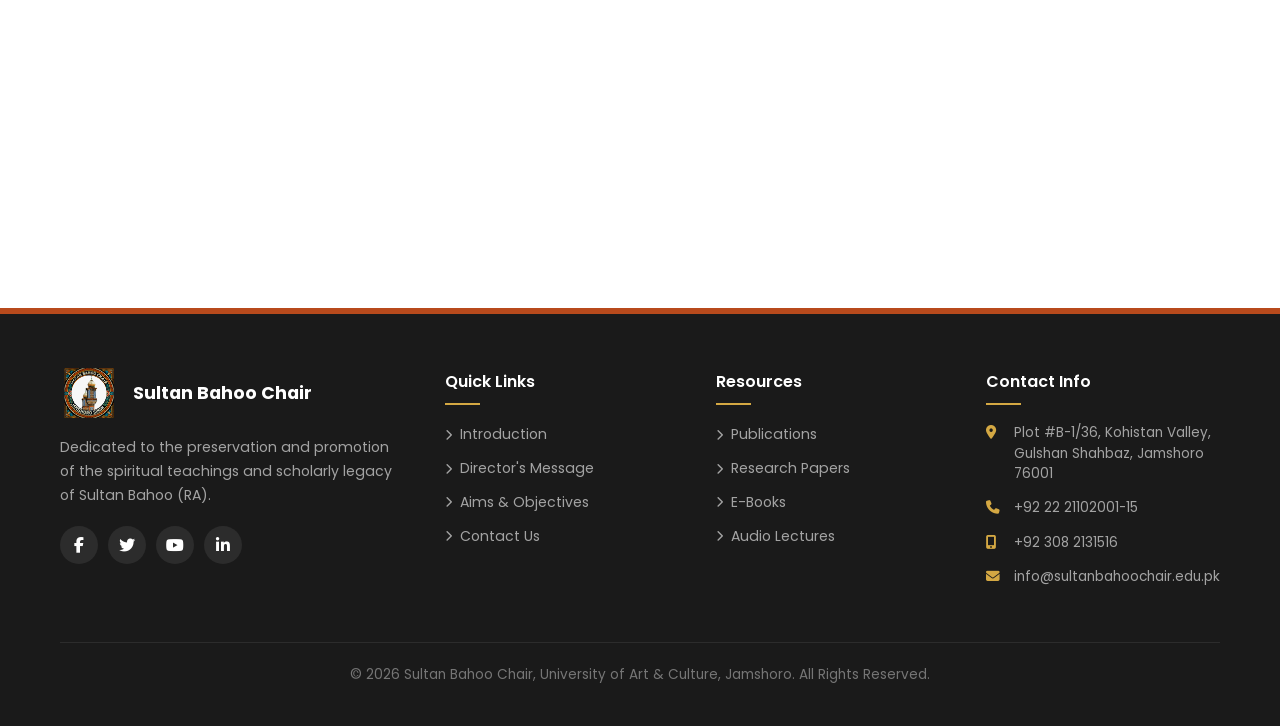
<file: contact.html>
<!DOCTYPE html>
<html lang="en">
<head>
    <meta charset="UTF-8">
    <meta name="viewport" content="width=device-width, initial-scale=1.0, maximum-scale=5.0">
    <title>Sultan Bahoo Chair - Contact Us</title>
    <link rel="preconnect" href="https://fonts.googleapis.com">
    <link href="https://fonts.googleapis.com/css2?family=Poppins:wght@300;400;500;600;700;800&display=swap" rel="stylesheet">
    <link rel="stylesheet" href="https://cdnjs.cloudflare.com/ajax/libs/font-awesome/6.5.0/css/all.min.css">
    <link rel="stylesheet" href="css/style.css?v=2">
</head>
<body>
    <div class="loader">
        <div class="loader-spinner"></div>
        <div class="loader-text">Sultan Bahoo Chair</div>
    </div>

    <div class="top-bar">
        <div class="container">
            <div>                <i class="fas fa-phone"></i> +92 22 21102001-15 &nbsp;|&nbsp;
                <i class="fas fa-envelope"></i> info@sultanbahoochair.edu.pk</div>
            <div>
                <a href="#"><i class="fab fa-facebook-f"></i></a>
                <a href="#"><i class="fab fa-twitter"></i></a>
                <a href="#"><i class="fab fa-youtube"></i></a>
                <a href="#"><i class="fab fa-linkedin-in"></i></a>
            </div>
        </div>
    </div>

    <header class="header">
        <div class="container">
            <nav class="navbar">
                <a href="index.html" class="logo">
                    <img src="images/logo/logo.png" alt="Logo">
                    <div class="logo-text"><h1>Sultan Bahoo Chair</h1><span>University of Art & Culture</span></div>
                </a>
                <ul class="nav-links">
                    <li><a href="index.html">Introduction</a></li>
                    <li><a href="director.html">Director's Message</a></li>
                    <li><a href="aims.html">Aims & Objectives</a></li>
                    <li><a href="advisory.html">Advisory Committee</a></li>
                    <li><a href="contact.html" class="active">Contact</a></li>
                </ul>
                <div class="hamburger"><span></span><span></span><span></span></div>
            </nav>
        </div>
    </header>

    <section class="page-banner">
        <div class="container">
            <h1>Contact Us</h1>
            <div class="breadcrumb"><a href="index.html">Home</a> / Contact</div>
        </div>
    </section>

    <section class="section contact-section">
        <div class="container">
            <div class="section-header animate-on-scroll">
                <span class="subtitle">Get in Touch</span>
                <h2>Contact Us</h2>
                <p>We would love to hear from you. Reach out to us for any inquiries or collaborations.</p>
                <div class="divider"></div>
            </div>

            <div class="contact-grid">
                <div class="animate-left">
                    <div class="contact-info-list">
                        <div class="contact-info-item">
                            <div class="icon"><i class="fas fa-map-marker-alt"></i></div>
                            <div>
                                <h4>Our Address</h4>
                                <p>Sultan Bahoo Chair,<br>University of Art and Culture,<br>Plot #B-1/36, Kohistan Valley,<br>Gulshan Shahbaz, Jamshoro 76001,<br>Sindh, Pakistan</p>
                            </div>
                        </div>
                        <div class="contact-info-item">
                            <div class="icon"><i class="fas fa-phone-alt"></i></div>
                            <div>
                                <h4>Phone Numbers</h4>
                                <p>Ph: +92 22 21102001-15<br>Cell: +92 308 2131516<br>+92 331 3900721</p>
                            </div>
                        </div>
                        <div class="contact-info-item">
                            <div class="icon"><i class="fas fa-envelope"></i></div>
                            <div>
                                <h4>Email Address</h4>
                                <p>info@sultanbahoochair.edu.pk<br>sabirabro252@gmail.com</p>
                            </div>
                        </div>
                        <div class="contact-info-item">
                            <div class="icon"><i class="fas fa-clock"></i></div>
                            <div>
                                <h4>Working Hours</h4>
                                <p>Monday - Friday: 9:00 AM - 5:00 PM<br>Saturday: 9:00 AM - 1:00 PM</p>
                            </div>
                        </div>
                    </div>
                </div>

                <div class="contact-form animate-right">
                    <h3>Send Us a Message</h3>
                    <form>
                        <div class="form-row">
                            <div class="form-group">
                                <label for="name">Full Name *</label>
                                <input type="text" id="name" placeholder="Your Name" required>
                            </div>
                            <div class="form-group">
                                <label for="email">Email Address *</label>
                                <input type="email" id="email" placeholder="Your Email" required>
                            </div>
                        </div>
                        <div class="form-row">
                            <div class="form-group">
                                <label for="phone">Phone Number</label>
                                <input type="tel" id="phone" placeholder="Your Phone">
                            </div>
                            <div class="form-group">
                                <label for="subject">Subject *</label>
                                <select id="subject" required>
                                    <option value="">Select Subject</option>
                                    <option>General Inquiry</option>
                                    <option>Research Collaboration</option>
                                    <option>Academic Programs</option>
                                    <option>Events & Conferences</option>
                                    <option>Media & Press</option>
                                    <option>Other</option>
                                </select>
                            </div>
                        </div>
                        <div class="form-group">
                            <label for="message">Your Message *</label>
                            <textarea id="message" placeholder="Write your message here..." required></textarea>
                        </div>
                        <button type="submit" class="btn btn-primary" style="width: 100%; justify-content: center;">
                            <i class="fas fa-paper-plane"></i> Send Message
                        </button>
                    </form>
                </div>
            </div>
        </div>
    </section>

    <!-- Map -->
    <section class="map-section">
        <iframe src="https://www.google.com/maps/embed?pb=!1m18!1m12!1m3!1d3609.1!2d68.3!3d25.4!2m3!1f0!2f0!3f0!3m2!1i1024!2i768!4f13.1!3m3!1m2!1s0x0%3A0x0!2zMjXCsDI0JzAwLjAiTiA2OMKwMTgnMDAuMCJF!5e0!3m2!1sen!2spk!4v1234567890" allowfullscreen="" loading="lazy"></iframe>
    </section>

    <footer class="footer">
        <div class="container">
            <div class="footer-grid">
                <div class="footer-about">
                    <div class="logo">
                        <img src="images/logo/logo.png" alt="Logo" style="height:50px" onerror="this.style.display='none'">
                        <div class="logo-text"><h1 style="color:#fff; font-size:1.1rem;">Sultan Bahoo Chair</h1></div>
                    </div>
                    <p>Dedicated to the preservation and promotion of the spiritual teachings and scholarly legacy of Sultan Bahoo (RA).</p>
                    <div class="footer-social">
                        <a href="#"><i class="fab fa-facebook-f"></i></a>
                        <a href="#"><i class="fab fa-twitter"></i></a>
                        <a href="#"><i class="fab fa-youtube"></i></a>
                        <a href="#"><i class="fab fa-linkedin-in"></i></a>
                    </div>
                </div>
                <div>
                    <h4>Quick Links</h4>
                    <ul class="footer-links">
                        <li><a href="index.html"><i class="fas fa-chevron-right"></i> Introduction</a></li>
                        <li><a href="director.html"><i class="fas fa-chevron-right"></i> Director's Message</a></li>
                        <li><a href="aims.html"><i class="fas fa-chevron-right"></i> Aims & Objectives</a></li>
                        <li><a href="contact.html"><i class="fas fa-chevron-right"></i> Contact Us</a></li>
                    </ul>
                </div>
                <div>
                    <h4>Resources</h4>
                    <ul class="footer-links">
                        <li><a href="#"><i class="fas fa-chevron-right"></i> Publications</a></li>
                        <li><a href="#"><i class="fas fa-chevron-right"></i> Research Papers</a></li>
                        <li><a href="#"><i class="fas fa-chevron-right"></i> E-Books</a></li>
                        <li><a href="#"><i class="fas fa-chevron-right"></i> Audio Lectures</a></li>
                    </ul>
                </div>
                <div>
                    <h4>Contact Info</h4>
                    <ul class="footer-contact">
                        <li><i class="fas fa-map-marker-alt"></i> Plot #B-1/36, Kohistan Valley, Gulshan Shahbaz, Jamshoro 76001</li>
                        <li><i class="fas fa-phone"></i> +92 22 21102001-15</li>
                        <li><i class="fas fa-mobile-alt"></i> +92 308 2131516</li>
                        <li><i class="fas fa-envelope"></i> info@sultanbahoochair.edu.pk</li>
                    </ul>
                </div>
            </div>
            <div class="footer-bottom"><p>&copy; 2026 Sultan Bahoo Chair, University of Art & Culture, Jamshoro. All Rights Reserved.</p></div>
        </div>
    </footer>

    <div class="back-to-top"><i class="fas fa-chevron-up"></i></div>
    <script src="js/main.js"></script>
</body>
</html>
</file>
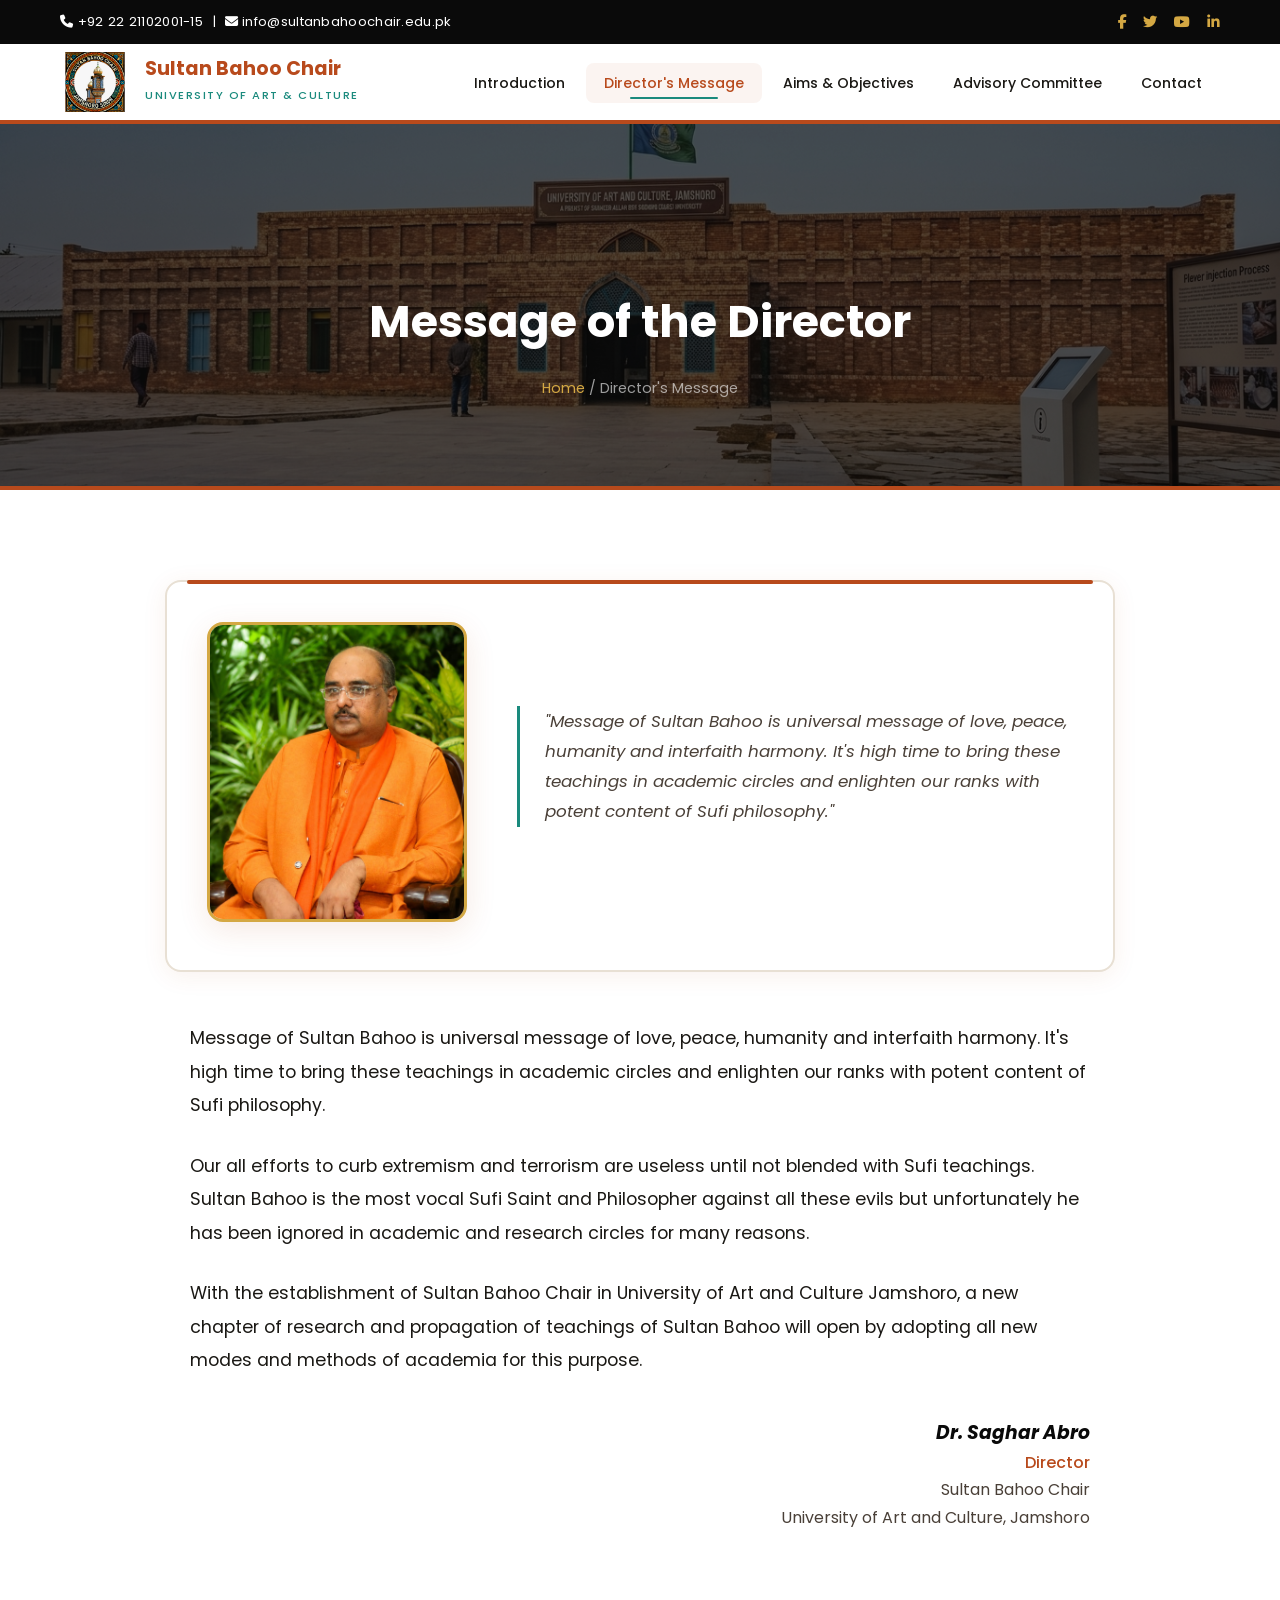
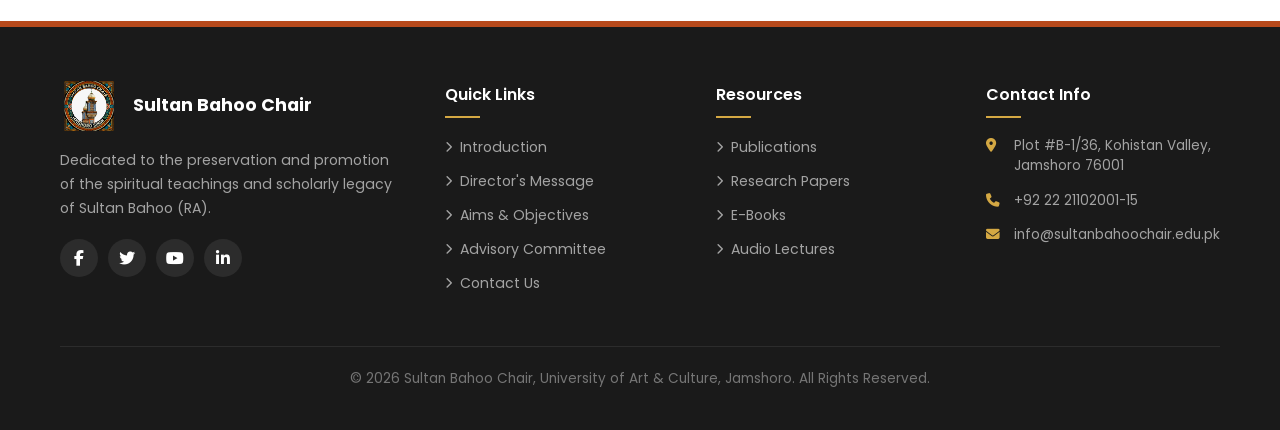
<file: director.html>
<!DOCTYPE html>
<html lang="en">
<head>
    <meta charset="UTF-8">
    <meta name="viewport" content="width=device-width, initial-scale=1.0, maximum-scale=5.0">
    <title>Sultan Bahoo Chair - Director's Message</title>
    <link rel="preconnect" href="https://fonts.googleapis.com">
    <link href="https://fonts.googleapis.com/css2?family=Poppins:wght@300;400;500;600;700;800&display=swap" rel="stylesheet">
    <link rel="stylesheet" href="https://cdnjs.cloudflare.com/ajax/libs/font-awesome/6.5.0/css/all.min.css">
    <link rel="stylesheet" href="css/style.css?v=2">
</head>
<body>
    <div class="loader">
        <div class="loader-spinner"></div>
        <div class="loader-text">Sultan Bahoo Chair</div>
    </div>

    <!-- Top Bar -->
    <div class="top-bar">
        <div class="container">
            <div>
                <i class="fas fa-phone"></i> +92 22 21102001-15 &nbsp;|&nbsp;
                <i class="fas fa-envelope"></i> info@sultanbahoochair.edu.pk
            </div>
            <div>
                <a href="#"><i class="fab fa-facebook-f"></i></a>
                <a href="#"><i class="fab fa-twitter"></i></a>
                <a href="#"><i class="fab fa-youtube"></i></a>
                <a href="#"><i class="fab fa-linkedin-in"></i></a>
            </div>
        </div>
    </div>

    <!-- Header -->
    <header class="header">
        <div class="container">
            <nav class="navbar">
                <a href="index.html" class="logo">
                    <img src="images/logo/logo.png" alt="Logo">
                    <div class="logo-text">
                        <h1>Sultan Bahoo Chair</h1>
                        <span>University of Art & Culture</span>
                    </div>
                </a>
                <ul class="nav-links">
                    <li><a href="index.html">Introduction</a></li>
                    <li><a href="director.html" class="active">Director's Message</a></li>
                    <li><a href="aims.html">Aims & Objectives</a></li>
                    <li><a href="advisory.html">Advisory Committee</a></li>
                    <li><a href="contact.html">Contact</a></li>
                </ul>
                <div class="hamburger"><span></span><span></span><span></span></div>
            </nav>
        </div>
    </header>

    <!-- Page Banner -->
    <section class="page-banner">
        <div class="container">
            <h1>Message of the Director</h1>
            <div class="breadcrumb"><a href="index.html">Home</a> / Director's Message</div>
        </div>
    </section>

    <!-- Director Section -->
    <section class="section">
        <div class="container">
            <div class="director-card animate-on-scroll">
                <div class="director-image">
                    <img src="images/team/Director.jpeg" alt="Dr. Saghar Abro">
                </div>
                <div>
                    <div class="director-quote">
                        "Message of Sultan Bahoo is universal message of love, peace, humanity and interfaith harmony. It's high time to bring these teachings in academic circles and enlighten our ranks with potent content of Sufi philosophy."
                    </div>
                </div>
            </div>

            <div style="max-width: 900px; margin: 50px auto 0;">
                <div class="animate-on-scroll">
                    <p style="font-size: 1.1rem; line-height: 1.9; color: var(--text);">Message of Sultan Bahoo is universal message of love, peace, humanity and interfaith harmony. It's high time to bring these teachings in academic circles and enlighten our ranks with potent content of Sufi philosophy.</p>
                    <br>
                    <p style="font-size: 1.1rem; line-height: 1.9; color: var(--text);">Our all efforts to curb extremism and terrorism are useless until not blended with Sufi teachings. Sultan Bahoo is the most vocal Sufi Saint and Philosopher against all these evils but unfortunately he has been ignored in academic and research circles for many reasons.</p>
                    <br>
                    <p style="font-size: 1.1rem; line-height: 1.9; color: var(--text);">With the establishment of Sultan Bahoo Chair in University of Art and Culture Jamshoro, a new chapter of research and propagation of teachings of Sultan Bahoo will open by adopting all new modes and methods of academia for this purpose.</p>
                </div>

                <div class="animate-on-scroll" style="margin-top: 40px; text-align: right;">
                    <h3 style="color: var(--primary); font-style: italic;">Dr. Saghar Abro</h3>
                    <p style="color: var(--secondary); font-weight: 500;">Director</p>
                    <p style="color: var(--dark-gray);">Sultan Bahoo Chair</p>
                    <p style="color: var(--dark-gray);">University of Art and Culture, Jamshoro</p>
                </div>
            </div>
        </div>
    </section>

    <!-- Footer -->
    <footer class="footer">
        <div class="container">
            <div class="footer-grid">
                <div class="footer-about">
                    <div class="logo">
                        <img src="images/logo/logo.png" alt="Logo" style="height:50px" onerror="this.style.display='none'">
                        <div class="logo-text"><h1 style="color:#fff; font-size:1.1rem;">Sultan Bahoo Chair</h1></div>
                    </div>
                    <p>Dedicated to the preservation and promotion of the spiritual teachings and scholarly legacy of Sultan Bahoo (RA).</p>
                    <div class="footer-social">
                        <a href="#"><i class="fab fa-facebook-f"></i></a>
                        <a href="#"><i class="fab fa-twitter"></i></a>
                        <a href="#"><i class="fab fa-youtube"></i></a>
                        <a href="#"><i class="fab fa-linkedin-in"></i></a>
                    </div>
                </div>
                <div>
                    <h4>Quick Links</h4>
                    <ul class="footer-links">
                        <li><a href="index.html"><i class="fas fa-chevron-right"></i> Introduction</a></li>
                        <li><a href="director.html"><i class="fas fa-chevron-right"></i> Director's Message</a></li>
                        <li><a href="aims.html"><i class="fas fa-chevron-right"></i> Aims & Objectives</a></li>
                        <li><a href="advisory.html"><i class="fas fa-chevron-right"></i> Advisory Committee</a></li>
                        <li><a href="contact.html"><i class="fas fa-chevron-right"></i> Contact Us</a></li>
                    </ul>
                </div>
                <div>
                    <h4>Resources</h4>
                    <ul class="footer-links">
                        <li><a href="#"><i class="fas fa-chevron-right"></i> Publications</a></li>
                        <li><a href="#"><i class="fas fa-chevron-right"></i> Research Papers</a></li>
                        <li><a href="#"><i class="fas fa-chevron-right"></i> E-Books</a></li>
                        <li><a href="#"><i class="fas fa-chevron-right"></i> Audio Lectures</a></li>
                    </ul>
                </div>
                <div>
                    <h4>Contact Info</h4>
                    <ul class="footer-contact">
                        <li><i class="fas fa-map-marker-alt"></i> Plot #B-1/36, Kohistan Valley, Jamshoro 76001</li>
                        <li><i class="fas fa-phone"></i> +92 22 21102001-15</li>
                        <li><i class="fas fa-envelope"></i> info@sultanbahoochair.edu.pk</li>
                    </ul>
                </div>
            </div>
            <div class="footer-bottom">
                <p>&copy; 2026 Sultan Bahoo Chair, University of Art & Culture, Jamshoro. All Rights Reserved.</p>
            </div>
        </div>
    </footer>

    <div class="back-to-top"><i class="fas fa-chevron-up"></i></div>
    <script src="js/main.js"></script>
</body>
</html>
</file>
<file: css/style.css>
/* ===== CSS Variables & Reset - Logo Theme ===== */
:root {
    --primary: #0A0A0A;
    --primary-light: #1A1A1A;
    --logo-orange: #B84A1C;
    --logo-orange-light: #D4622E;
    --logo-teal: #1A8A7D;
    --logo-teal-light: #22A89A;
    --logo-gold: #D4A843;
    --logo-gold-light: #E0BE6A;
    --logo-red: #C43A2A;
    --logo-cream: #F5E6C8;
    --logo-cream-light: #FBF4E8;
    --secondary: #B84A1C;
    --secondary-light: #D4622E;
    --accent: #1A8A7D;
    --accent-light: #22A89A;
    --gold: #D4A843;
    --gold-light: #E0BE6A;
    --white: #ffffff;
    --off-white: #FEFCF8;
    --cream: #FBF6EE;
    --light-gray: #E8E0D4;
    --dark-gray: #4A4038;
    --text: #1A1814;
    --shadow: 0 4px 25px rgba(184, 74, 28, 0.08);
    --shadow-hover: 0 12px 40px rgba(184, 74, 28, 0.18);
    --transition: all 0.4s cubic-bezier(0.25, 0.46, 0.45, 0.94);
    --transition-fast: all 0.25s ease;
    --border-radius: 16px;
    --border-radius-sm: 10px;
}

*, *::before, *::after { margin: 0; padding: 0; box-sizing: border-box; }

html { scroll-behavior: smooth; overflow-x: hidden; }

body {
    font-family: 'Poppins', sans-serif;
    color: var(--text);
    line-height: 1.7;
    overflow-x: hidden;
    background: var(--white);
    width: 100%;
    max-width: 100vw;
}

a { text-decoration: none; color: inherit; }
ul { list-style: none; }
img { max-width: 100%; height: auto; }

.container { max-width: 1200px; margin: 0 auto; padding: 0 20px; }

/* ===== Scrollbar ===== */
::-webkit-scrollbar { width: 8px; }
::-webkit-scrollbar-track { background: var(--cream); }
::-webkit-scrollbar-thumb { background: var(--logo-orange); border-radius: 4px; }
::-webkit-scrollbar-thumb:hover { background: var(--logo-teal); }

/* ===== Ajrak Pattern Border ===== */
.ajrak-border {
    position: relative;
}

.ajrak-border::before {
    content: '';
    position: absolute;
    top: 0;
    left: 0;
    right: 0;
    height: 4px;
    background: var(--logo-orange);
}

/* ===== Top Bar ===== */
.top-bar {
    background: var(--primary);
    color: var(--white);
    padding: 10px 0;
    font-size: 0.82rem;
    letter-spacing: 0.3px;
    overflow: hidden;
}

.top-bar .container { display: flex; justify-content: space-between; align-items: center; }

.top-bar a {
    color: var(--logo-gold);
    margin-left: 12px;
    transition: var(--transition-fast);
    font-size: 0.9rem;
}

.top-bar a:hover { color: var(--white); transform: translateY(-2px); }

/* ===== Header / Navbar ===== */
.header {
    background: var(--white);
    position: sticky;
    top: 0;
    z-index: 1000;
    transition: var(--transition);
    border-bottom: 4px solid var(--logo-orange);
    overflow: hidden;
}

.header.scrolled {
    box-shadow: 0 4px 30px rgba(0, 0, 0, 0.12);
    backdrop-filter: blur(10px);
}

.navbar { display: flex; justify-content: space-between; align-items: center; padding: 8px 0; }

.logo { display: flex; align-items: center; gap: 14px; }

.logo img { height: 60px; width: auto; transition: var(--transition); }
.logo:hover img { transform: scale(1.05); }

.logo-text h1 { font-size: 1.2rem; color: var(--logo-orange); font-weight: 700; line-height: 1.2; }
.logo-text span { font-size: 0.7rem; color: var(--logo-teal); font-weight: 500; letter-spacing: 1.5px; text-transform: uppercase; }

.nav-links { display: flex; gap: 3px; }

.nav-links a {
    padding: 10px 18px;
    font-size: 0.88rem;
    font-weight: 500;
    color: var(--text);
    border-radius: 8px;
    transition: var(--transition-fast);
    position: relative;
}

.nav-links a::after {
    content: '';
    position: absolute;
    bottom: 4px;
    left: 50%;
    width: 0;
    height: 2px;
    background: var(--logo-teal);
    transition: var(--transition);
    transform: translateX(-50%);
    border-radius: 2px;
}

.nav-links a:hover::after, .nav-links a.active::after { width: 50%; }
.nav-links a:hover, .nav-links a.active { color: var(--logo-orange);     background: rgba(184, 74, 28, 0.06); }

/* Hamburger */
.hamburger { display: none; flex-direction: column; cursor: pointer; gap: 5px; z-index: 1001; }
.hamburger span { width: 26px; height: 2.5px; background: var(--logo-orange); border-radius: 3px; transition: var(--transition); }
.hamburger.active span:nth-child(1) { transform: rotate(45deg) translate(5px, 5px); }
.hamburger.active span:nth-child(2) { opacity: 0; }
.hamburger.active span:nth-child(3) { transform: rotate(-45deg) translate(5px, -5px); }

/* ===== Hero Section ===== */
.hero {
    position: relative;
    height: 90vh;
    min-height: 550px;
    display: flex;
    align-items: center;
    justify-content: center;
    overflow: hidden;
    background: #000;
    max-width: 100vw;
}

.hero::after {
    content: '';
    position: absolute;
    bottom: 0;
    left: 0;
    right: 0;
    height: 8px;
    background: var(--logo-orange);
    z-index: 3;
}

.hero-slider { position: absolute; inset: 0; z-index: 0; }

.hero-slide {
    position: absolute;
    inset: 0;
    opacity: 0;
    transition: opacity 1.5s ease;
    background-size: cover;
    background-position: center;
    transform: scale(1.05);
    animation: heroZoom 8s ease infinite alternate;
}

@keyframes heroZoom { 0% { transform: scale(1); } 100% { transform: scale(1.08); } }

.hero-slide.active { opacity: 1; }

.hero-slide::after {
    content: '';
    position: absolute;
    inset: 0;
    background: rgba(26,26,26,0.6);
}

.hero-content {
    position: relative;
    z-index: 2;
    text-align: center;
    color: var(--white);
    padding: 0 20px;
    text-shadow: 0 3px 15px rgba(0, 0, 0, 0.5);
}

.hero-content h2 {
    font-size: 3.5rem;
    font-weight: 800;
    margin-bottom: 12px;
    animation: fadeInUp 0.8s ease 0.2s forwards;
    opacity: 0;
    line-height: 1.15;
    letter-spacing: -1px;
}

.hero-content h2 span { color: var(--logo-gold-light); }

.hero-content p {
    font-size: 1.1rem;
    max-width: 550px;
    margin: 0 auto 30px;
    opacity: 0;
    animation: fadeInUp 0.8s ease 0.4s forwards;
    color: rgba(255, 255, 255, 0.9);
    font-weight: 300;
}

.hero-buttons {
    display: flex;
    gap: 15px;
    justify-content: center;
    opacity: 0;
    animation: fadeInUp 0.8s ease 0.6s forwards;
}

/* ===== Buttons ===== */
.btn {
    display: inline-flex;
    align-items: center;
    gap: 8px;
    padding: 14px 30px;
    border-radius: 50px;
    font-size: 0.9rem;
    font-weight: 600;
    cursor: pointer;
    border: none;
    transition: var(--transition);
    letter-spacing: 0.3px;
}

.btn-primary { background: var(--logo-orange); color: var(--white); }
.btn-primary:hover {
    background: var(--logo-teal);
    transform: translateY(-3px);
    box-shadow: 0 10px 30px rgba(184, 74, 28, 0.35);
}

.btn-outline { background: transparent; color: var(--white); border: 2px solid rgba(255,255,255,0.6); }
.btn-outline:hover {
    background: var(--logo-gold);
    color: var(--primary);
    transform: translateY(-3px);
}

.btn-accent { background: var(--logo-teal); color: var(--white); }
.btn-accent:hover {
    background: var(--logo-orange);
    transform: translateY(-3px);
    box-shadow: 0 10px 30px rgba(184, 74, 28, 0.35);
}

/* ===== Animations ===== */
@keyframes fadeInUp { from { opacity: 0; transform: translateY(35px); } to { opacity: 1; transform: translateY(0); } }
@keyframes fadeInDown { from { opacity: 0; transform: translateY(-35px); } to { opacity: 1; transform: translateY(0); } }
@keyframes fadeInLeft { from { opacity: 0; transform: translateX(-40px); } to { opacity: 1; transform: translateX(0); } }
@keyframes fadeInRight { from { opacity: 0; transform: translateX(40px); } to { opacity: 1; transform: translateX(0); } }
@keyframes scaleIn { from { opacity: 0; transform: scale(0.85); } to { opacity: 1; transform: scale(1); } }
@keyframes slideUp { from { opacity: 0; transform: translateY(50px); } to { opacity: 1; transform: translateY(0); } }
@keyframes float { 0%, 100% { transform: translateY(0); } 50% { transform: translateY(-10px); } }

/* Scroll Animations */
.animate-on-scroll { opacity: 0; transform: translateY(40px); transition: all 0.8s cubic-bezier(0.25, 0.46, 0.45, 0.94); }
.animate-on-scroll.animated { opacity: 1; transform: translateY(0); }
.animate-left { opacity: 0; transform: translateX(-40px); transition: all 0.8s ease; }
.animate-left.animated { opacity: 1; transform: translateX(0); }
.animate-right { opacity: 0; transform: translateX(40px); transition: all 0.8s ease; }
.animate-right.animated { opacity: 1; transform: translateX(0); }

/* ===== Section Styles ===== */
.section { padding: 90px 0; overflow: hidden; }

.section-header { text-align: center; margin-bottom: 60px; }

.section-header .subtitle {
    display: inline-block;
    color: var(--logo-teal);
    font-size: 0.8rem;
    font-weight: 600;
    text-transform: uppercase;
    letter-spacing: 3px;
    margin-bottom: 10px;
    position: relative;
    padding: 0 20px;
}

.section-header .subtitle::before,
.section-header .subtitle::after {
    content: '◆';
    position: absolute;
    top: 50%;
    transform: translateY(-50%);
    color: var(--logo-gold);
    font-size: 0.6rem;
}

.section-header .subtitle::before { left: -5px; }
.section-header .subtitle::after { right: -5px; }

.section-header h2 {
    font-size: 2.4rem;
    color: var(--logo-orange);
    font-weight: 700;
    margin-bottom: 12px;
    letter-spacing: -0.5px;
}

.section-header p { color: var(--dark-gray); max-width: 580px; margin: 0 auto; font-size: 1rem; }

.section-header .divider {
    width: 80px;
    height: 4px;
    background: var(--logo-orange);
    margin: 18px auto 0;
    border-radius: 2px;
}

/* ===== Page Banner ===== */
.page-banner {
    background: var(--primary) url('../images/banner/Gemini_Generated_Image_wfmmpwwfmmpwwfmm.jpg') center/cover no-repeat;
    padding: 160px 0 90px;
    text-align: center;
    color: var(--white);
    position: relative;
    overflow: hidden;
    max-width: 100vw;
}

.page-banner::before {
    content: '';
    position: absolute;
    inset: 0;
    background: rgba(10, 10, 10, 0.7);
}

.page-banner .container { position: relative; z-index: 1; }

.page-banner::after {
    content: '';
    position: absolute;
    bottom: 0;
    left: 0;
    right: 0;
    height: 4px;
    background: var(--logo-orange);
}

.page-banner h1 { font-size: 2.8rem; margin-bottom: 15px; animation: fadeInUp 0.6s ease forwards; font-weight: 700; }
.page-banner .breadcrumb { font-size: 0.9rem; color: rgba(255, 255, 255, 0.6); }
.page-banner .breadcrumb a { color: var(--logo-gold); transition: var(--transition-fast); }
.page-banner .breadcrumb a:hover { color: var(--white); }

/* ===== About / Introduction Section ===== */
.about-section { background: var(--off-white); }

.about-grid { display: grid; grid-template-columns: 1fr 1fr; gap: 60px; align-items: center; }

.about-image {
    position: relative;
    border-radius: var(--border-radius);
    overflow: hidden;
    box-shadow: var(--shadow);
    border: 4px solid var(--logo-orange);
}

.about-image img { width: 100%; height: 420px; object-fit: contain; transition: transform 0.7s ease; background: var(--primary); }
.about-image:hover img { transform: scale(1.05); }

.about-image .experience-badge {
    position: absolute;
    bottom: 20px;
    right: 20px;
    background: var(--logo-orange);
    color: var(--white);
    padding: 15px 22px;
    border-radius: var(--border-radius-sm);
    text-align: center;
    font-weight: 700;
    box-shadow: 0 8px 25px rgba(184, 74, 28, 0.4);
}

.about-image .experience-badge span { display: block; font-size: 1.8rem; line-height: 1; }

.about-text h3 { color: var(--logo-orange); font-size: 1.6rem; margin-bottom: 15px; line-height: 1.4; }
.about-text .highlight { color: var(--logo-teal); font-weight: 600; }
.about-text p { color: var(--dark-gray); margin-bottom: 12px; font-size: 0.95rem; }

.about-features { display: grid; grid-template-columns: 1fr 1fr; gap: 12px; margin-top: 25px; }

.about-feature {
    display: flex;
    align-items: center;
    gap: 10px;
    padding: 12px 15px;
    background: var(--cream);
    border-radius: var(--border-radius-sm);
    transition: var(--transition);
    font-size: 0.9rem;
    font-weight: 500;
    border-left: 3px solid var(--logo-gold);
}

.about-feature:hover { background: var(--logo-orange); color: var(--white); transform: translateX(5px); border-left-color: var(--logo-teal); }
.about-feature i { color: var(--logo-teal); font-size: 1rem; min-width: 22px; }
.about-feature:hover i { color: var(--logo-gold-light); }

/* ===== Stats Counter ===== */
.stats-section {
    background: var(--primary);
    padding: 70px 0;
    position: relative;
    overflow: hidden;
    max-width: 100vw;
}

.stats-section::before {
    content: '';
    position: absolute;
    inset: 0;
    background: radial-gradient(circle at 20% 50%, rgba(212, 168, 67, 0.1) 0%, transparent 50%),
                radial-gradient(circle at 80% 50%, rgba(184, 74, 28, 0.08) 0%, transparent 50%);
}

.stats-section::after {
    content: '';
    position: absolute;
    top: 0;
    left: 0;
    right: 0;
    height: 4px;
    background: var(--logo-gold);
}

.stats-grid { display: grid; grid-template-columns: repeat(4, 1fr); gap: 30px; position: relative; z-index: 1; }

.stat-item { text-align: center; color: var(--white); padding: 25px 15px; }

.stat-item .icon {
    font-size: 2.2rem;
    color: var(--logo-gold);
    margin-bottom: 15px;
    display: inline-block;
    animation: float 3s ease-in-out infinite;
}

.stat-item .number { font-size: 2.6rem; font-weight: 700; display: block; margin-bottom: 5px; color: var(--white); }
.stat-item .label { font-size: 0.85rem; opacity: 0.7; text-transform: uppercase; letter-spacing: 1px; }

/* ===== Director Section ===== */
.director-section { background: var(--cream); }

.director-card {
    display: flex;
    gap: 50px;
    align-items: center;
    max-width: 950px;
    margin: 0 auto;
    background: var(--white);
    padding: 40px;
    border-radius: var(--border-radius);
    box-shadow: var(--shadow);
    border: 2px solid var(--light-gray);
    position: relative;
}

.director-card::before {
    content: '';
    position: absolute;
    top: -2px;
    left: 20px;
    right: 20px;
    height: 4px;
    background: var(--logo-orange);
    border-radius: 2px;
}

.director-image { flex: 0 0 260px; position: relative; }

.director-image img {
    width: 260px;
    height: 300px;
    object-fit: cover;
    border-radius: var(--border-radius);
    box-shadow: 0 8px 30px rgba(184, 74, 28, 0.12);
    border: 3px solid var(--logo-gold);
}

.director-quote {
    font-style: italic;
    font-size: 1.05rem;
    color: var(--dark-gray);
    position: relative;
    padding-left: 25px;
    border-left: 3px solid var(--logo-teal);
    margin-bottom: 20px;
    line-height: 1.8;
}

.director-info h3 { color: var(--logo-orange); font-size: 1.2rem; margin-bottom: 3px; }
.director-info span { color: var(--logo-teal); font-weight: 500; font-size: 0.9rem; }

/* ===== Aims Section ===== */
.aims-grid { display: grid; grid-template-columns: repeat(3, 1fr); gap: 25px; }

.aim-card {
    background: var(--white);
    padding: 35px 25px;
    border-radius: var(--border-radius);
    box-shadow: var(--shadow);
    text-align: center;
    transition: var(--transition);
    position: relative;
    overflow: hidden;
    border: 1px solid var(--light-gray);
}

.aim-card::before {
    content: '';
    position: absolute;
    top: 0;
    left: 0;
    right: 0;
    height: 4px;
    background: var(--logo-orange);
    transform: scaleX(0);
    transition: var(--transition);
}

.aim-card:hover::before { transform: scaleX(1); }

.aim-card:hover { transform: translateY(-8px); box-shadow: var(--shadow-hover); }

.aim-card .icon {
    width: 70px;
    height: 70px;
    margin: 0 auto 18px;
    background: var(--logo-orange);
    border-radius: 50%;
    display: flex;
    align-items: center;
    justify-content: center;
    font-size: 1.6rem;
    color: var(--white);
    transition: var(--transition);
}

.aim-card:hover .icon { transform: scale(1.1); }

.aim-card .icon-orange { background: #B84A1C; }
.aim-card .icon-teal { background: #1A8A7D; }
.aim-card .icon-gold { background: #D4A843; }
.aim-card .icon-red { background: #C43A2A; }
.aim-card .icon-black { background: #1A1A1A; }
.aim-card .icon-orange-dark { background: #D4622E; }
.aim-card .icon-teal-dark { background: #22A89A; }
.aim-card .icon-gold-dark { background: #A07830; }
.aim-card .icon-cream { background: #B8956A; color: var(--primary); }
.aim-card .icon-red-dark { background: #8B1A1A; }
.aim-card .icon-brown { background: #6B3A2A; }

.aim-card:hover .icon-orange { background: #1A8A7D; }
.aim-card:hover .icon-teal { background: #B84A1C; }
.aim-card:hover .icon-gold { background: #1A8A7D; }
.aim-card:hover .icon-red { background: #1A8A7D; }
.aim-card:hover .icon-black { background: #1A8A7D; }
.aim-card:hover .icon-orange-dark { background: #1A8A7D; }
.aim-card:hover .icon-teal-dark { background: #B84A1C; }
.aim-card:hover .icon-gold-dark { background: #1A8A7D; }
.aim-card:hover .icon-cream { background: #1A8A7D; color: var(--white); }
.aim-card:hover .icon-red-dark { background: #1A8A7D; }
.aim-card:hover .icon-brown { background: #1A8A7D; }

.aim-card h3 { color: var(--logo-orange); font-size: 1.05rem; margin-bottom: 10px; font-weight: 600; }
.aim-card p { color: var(--dark-gray); font-size: 0.88rem; line-height: 1.6; }

/* ===== Advisory Committee ===== */
.advisory-grid { display: grid; grid-template-columns: repeat(4, 1fr); gap: 25px; }

.member-card {
    background: var(--white);
    border-radius: var(--border-radius);
    overflow: hidden;
    box-shadow: var(--shadow);
    transition: var(--transition);
    text-align: center;
    border: 1px solid var(--light-gray);
    padding-bottom: 15px;
}

.member-card:hover { transform: translateY(-8px); box-shadow: var(--shadow-hover); }

.avatar-circle {
    width: 100px;
    height: 100px;
    border-radius: 50%;
    display: flex;
    align-items: center;
    justify-content: center;
    margin: 25px auto 0;
    box-shadow: 0 6px 20px rgba(184, 74, 28, 0.15);
    transition: var(--transition);
    border: 3px solid var(--logo-gold);
    background: var(--logo-teal);
}

.avatar-circle span {
    color: var(--white);
    font-size: 1.8rem;
    font-weight: 700;
    letter-spacing: 2px;
}

.member-card:hover .avatar-circle { transform: scale(1.1) rotate(5deg); box-shadow: 0 10px 30px rgba(184, 74, 28, 0.2); }

.member-card .info { padding: 20px 15px; }
.member-card .info h3 { color: var(--logo-orange); font-size: 0.92rem; margin-bottom: 4px; font-weight: 600; }
.member-card .info span { color: var(--logo-teal); font-size: 0.78rem; font-weight: 500; display: block; margin-bottom: 8px; }

.member-card .email-link {
    display: inline-flex;
    align-items: center;
    gap: 6px;
    color: var(--dark-gray);
    font-size: 0.72rem;
    transition: var(--transition-fast);
    word-break: break-all;
}

.member-card .email-link:hover { color: var(--logo-orange); }
.member-card .email-link i { font-size: 0.7rem; min-width: 14px; }

/* ===== Contact ===== */
.contact-section { background: var(--cream); }

.contact-grid { display: grid; grid-template-columns: 1fr 1.2fr; gap: 40px; }

.contact-info-list { display: flex; flex-direction: column; gap: 20px; margin-bottom: 25px; }

.contact-info-item {
    display: flex;
    gap: 15px;
    align-items: flex-start;
    padding: 20px;
    background: var(--white);
    border-radius: var(--border-radius);
    box-shadow: var(--shadow);
    transition: var(--transition);
    border-left: 4px solid var(--logo-orange);
}

.contact-info-item:hover { transform: translateX(8px); box-shadow: var(--shadow-hover); border-left-color: var(--logo-teal); }

.contact-info-item .icon {
    width: 48px;
    height: 48px;
    background: var(--logo-orange);
    color: var(--white);
    border-radius: 50%;
    display: flex;
    align-items: center;
    justify-content: center;
    font-size: 1.1rem;
    flex-shrink: 0;
}

.contact-info-item h4 { color: var(--logo-orange); margin-bottom: 5px; font-size: 0.95rem; }
.contact-info-item p { color: var(--dark-gray); font-size: 0.88rem; line-height: 1.6; }

.contact-form {
    background: var(--white);
    padding: 40px;
    border-radius: var(--border-radius);
    box-shadow: var(--shadow);
    border-top: 4px solid var(--logo-orange);
}

.contact-form h3 { color: var(--logo-orange); font-size: 1.4rem; margin-bottom: 25px; }

.form-group { margin-bottom: 18px; }

.form-group label { display: block; margin-bottom: 6px; font-weight: 500; color: var(--text); font-size: 0.9rem; }

.form-group input, .form-group textarea, .form-group select {
    width: 100%;
    padding: 12px 16px;
    border: 2px solid var(--light-gray);
    border-radius: var(--border-radius-sm);
    font-size: 0.9rem;
    font-family: inherit;
    transition: var(--transition-fast);
    background: var(--off-white);
}

.form-group input:focus, .form-group textarea:focus, .form-group select:focus {
    outline: none;
    border-color: var(--logo-teal);
    box-shadow: 0 0 0 3px rgba(184, 74, 28, 0.1);
    background: var(--white);
}

.form-group textarea { resize: vertical; min-height: 110px; }

.form-row { display: grid; grid-template-columns: 1fr 1fr; gap: 18px; }

/* Map */
.map-section { padding: 0; height: 350px; }
.map-section iframe { width: 100%; height: 100%; border: none; }

/* ===== Footer ===== */
.footer {
    background: var(--primary-light);
    color: var(--white);
    padding: 60px 0 0;
    position: relative;
    max-width: 100vw;
}

.footer::before {
    content: '';
    position: absolute;
    top: 0;
    left: 0;
    right: 0;
    height: 6px;
    background: var(--logo-orange);
}

.footer-grid { display: grid; grid-template-columns: 1.5fr 1fr 1fr 1fr; gap: 40px; margin-bottom: 40px; }

.footer-about .logo { margin-bottom: 18px; }
.footer-about p { color: rgba(255, 255, 255, 0.6); font-size: 0.88rem; margin-bottom: 18px; line-height: 1.7; }

.footer-social { display: flex; gap: 10px; }

.footer-social a {
    width: 38px;
    height: 38px;
    background: rgba(255, 255, 255, 0.08);
    color: var(--white);
    border-radius: 50%;
    display: flex;
    align-items: center;
    justify-content: center;
    transition: var(--transition);
}

.footer-social a:hover { background: var(--logo-orange); color: var(--white); transform: translateY(-3px); }

.footer h4 {
    font-size: 1rem;
    margin-bottom: 18px;
    position: relative;
    padding-bottom: 10px;
    font-weight: 600;
}

.footer h4::after {
    content: '';
    position: absolute;
    bottom: 0;
    left: 0;
    width: 35px;
    height: 2px;
    background: var(--logo-gold);
}

.footer-links li { margin-bottom: 10px; }

.footer-links a {
    color: rgba(255, 255, 255, 0.6);
    transition: var(--transition-fast);
    display: flex;
    align-items: center;
    gap: 8px;
    font-size: 0.88rem;
}

.footer-links a:hover { color: var(--logo-gold); transform: translateX(5px); }
.footer-links a i { font-size: 0.7rem; }

.footer-contact li {
    display: flex;
    gap: 10px;
    margin-bottom: 14px;
    color: rgba(255, 255, 255, 0.6);
    font-size: 0.85rem;
    line-height: 1.5;
}

.footer-contact li i { color: var(--logo-gold); min-width: 18px; margin-top: 3px; }

.footer-bottom {
    border-top: 1px solid rgba(255, 255, 255, 0.08);
    padding: 20px 0;
    text-align: center;
    color: rgba(255, 255, 255, 0.4);
    font-size: 0.85rem;
}

/* ===== Back to Top ===== */
.back-to-top {
    position: fixed;
    bottom: 30px;
    right: 30px;
    width: 48px;
    height: 48px;
    background: var(--logo-orange);
    color: var(--white);
    border-radius: 50%;
    display: flex;
    align-items: center;
    justify-content: center;
    font-size: 1.1rem;
    cursor: pointer;
    opacity: 0;
    visibility: hidden;
    transition: var(--transition);
    z-index: 999;
    box-shadow: 0 4px 15px rgba(184, 74, 28, 0.3);
}

.back-to-top.visible { opacity: 1; visibility: visible; }
.back-to-top:hover { transform: translateY(-5px); box-shadow: 0 8px 25px rgba(184, 74, 28, 0.4); }

/* ===== Loading ===== */
.loader {
    position: fixed;
    inset: 0;
    background: var(--white);
    z-index: 100000;
    display: flex;
    flex-direction: column;
    align-items: center;
    justify-content: center;
    gap: 20px;
    transition: opacity 0.5s ease;
}

.loader.hidden { opacity: 0; pointer-events: none; }

.loader-spinner {
    width: 45px;
    height: 45px;
    border: 3px solid var(--light-gray);
    border-top-color: var(--logo-orange);
    border-right-color: var(--logo-teal);
    border-radius: 50%;
    animation: spin 0.7s linear infinite;
}

.loader-text { color: var(--logo-orange); font-size: 0.85rem; font-weight: 500; letter-spacing: 2px; text-transform: uppercase; }

@keyframes spin { to { transform: rotate(360deg); } }

/* ===== Responsive ===== */
@media (max-width: 1024px) {
    .nav-links { gap: 2px; }
    .nav-links a { padding: 8px 12px; font-size: 0.82rem; }
    .advisory-grid { grid-template-columns: repeat(2, 1fr); }
    .footer-grid { grid-template-columns: repeat(2, 1fr); }
    .about-grid { gap: 40px; }
    .section { padding: 70px 0; }
}

@media (max-width: 768px) {
    .hamburger { display: flex; }
    .nav-links {
        position: fixed;
        top: 0;
        right: -100%;
        width: 280px;
        height: 100vh;
        background: var(--white);
        flex-direction: column;
        padding: 80px 25px 25px;
        box-shadow: -5px 0 30px rgba(0, 0, 0, 0.1);
        transition: var(--transition);
        z-index: 1000;
    }
    .nav-links.active { right: 0; }
    .nav-links a { padding: 14px 15px; font-size: 0.95rem; border-bottom: 1px solid var(--light-gray); }
    .nav-links a:last-child { border-bottom: none; }
    
    .hero { height: 80vh; min-height: 500px; }
    .hero-content h2 { font-size: 2rem; }
    .hero-content p { font-size: 0.95rem; }
    .hero-buttons { flex-direction: column; gap: 12px; }
    .hero-buttons .btn { width: 100%; max-width: 280px; justify-content: center; }
    
    .about-grid { grid-template-columns: 1fr; gap: 30px; }
    .about-image img { height: 300px; }
    .about-features { grid-template-columns: 1fr; }
    
    .stats-grid { grid-template-columns: repeat(2, 1fr); gap: 20px; }
    .stat-item .number { font-size: 2rem; }
    .stat-item .icon { font-size: 1.8rem; }
    
    .director-card { flex-direction: column; text-align: center; padding: 25px; gap: 25px; }
    .director-image { flex: none; margin: 0 auto; }
    .director-image img { width: 200px; height: 230px; }
    .director-quote { border-left: none; padding-left: 0; border-top: 3px solid var(--logo-teal); padding-top: 18px; font-size: 0.95rem; }
    
    .aims-grid { grid-template-columns: 1fr; gap: 20px; }
    .aim-card { padding: 25px 20px; }
    .aim-card .icon { width: 60px; height: 60px; font-size: 1.4rem; }
    
    .advisory-grid { grid-template-columns: repeat(2, 1fr); gap: 15px; }
    .member-card .info h3 { font-size: 0.85rem; }
    .member-card .email-link { font-size: 0.68rem; }
    .avatar-circle { width: 80px; height: 80px; }
    .avatar-circle span { font-size: 1.4rem; }
    
    .contact-grid { grid-template-columns: 1fr; }
    .contact-info-item { padding: 15px; }
    .form-row { grid-template-columns: 1fr; }
    .contact-form { padding: 25px; }
    
    .footer-grid { grid-template-columns: 1fr; gap: 30px; }
    .section-header h2 { font-size: 1.6rem; }
    .section-header p { font-size: 0.9rem; }
    .page-banner { padding: 120px 0 60px; }
    .page-banner h1 { font-size: 1.8rem; }
    .top-bar .container { flex-direction: column; gap: 5px; }
    .top-bar { font-size: 0.75rem; padding: 8px 0; }
    
    .section { padding: 50px 0; }
    .container { padding: 0 15px; }
}

@media (max-width: 480px) {
    .hero { height: 75vh; }
    .hero-content h2 { font-size: 1.6rem; }
    .hero-content p { font-size: 0.85rem; }
    .hero-buttons .btn { padding: 12px 24px; font-size: 0.85rem; }
    
    .stats-grid { grid-template-columns: 1fr 1fr; gap: 15px; }
    .stat-item { padding: 15px 10px; }
    .stat-item .number { font-size: 1.6rem; }
    .stat-item .label { font-size: 0.75rem; }
    
    .advisory-grid { grid-template-columns: 1fr; }
    .member-card .email-link { font-size: 0.7rem; }
    
    .contact-form { padding: 20px; }
    .contact-info-item { flex-direction: column; text-align: center; }
    .contact-info-item .icon { margin: 0 auto; }
    
    .page-banner h1 { font-size: 1.5rem; }
    .section-header h2 { font-size: 1.4rem; }
    
    .about-text h3 { font-size: 1.3rem; }
    .about-text p { font-size: 0.88rem; }
    
    .btn { padding: 12px 24px; font-size: 0.85rem; }
}

/* Touch-friendly styles */
@media (hover: none) and (pointer: coarse) {
    .btn { min-height: 48px; }
    .nav-links a { min-height: 44px; display: flex; align-items: center; }
    .contact-info-item { min-height: 44px; }
    .footer-links a { min-height: 44px; display: flex; align-items: center; }
}

/* Safe area for notched phones */
@supports (padding: env(safe-area-inset-bottom)) {
    .footer { padding-bottom: calc(20px + env(safe-area-inset-bottom)); }
    .hero { padding-bottom: env(safe-area-inset-bottom); }
}

/* Prevent horizontal overflow on all elements */
*, *::before, *::after {
    box-sizing: border-box;
}

.map-section {
    overflow: hidden;
}

.contact-section, .about-section, .director-section, .aims-section, .advisory-section {
    overflow: hidden;
}
</file>
